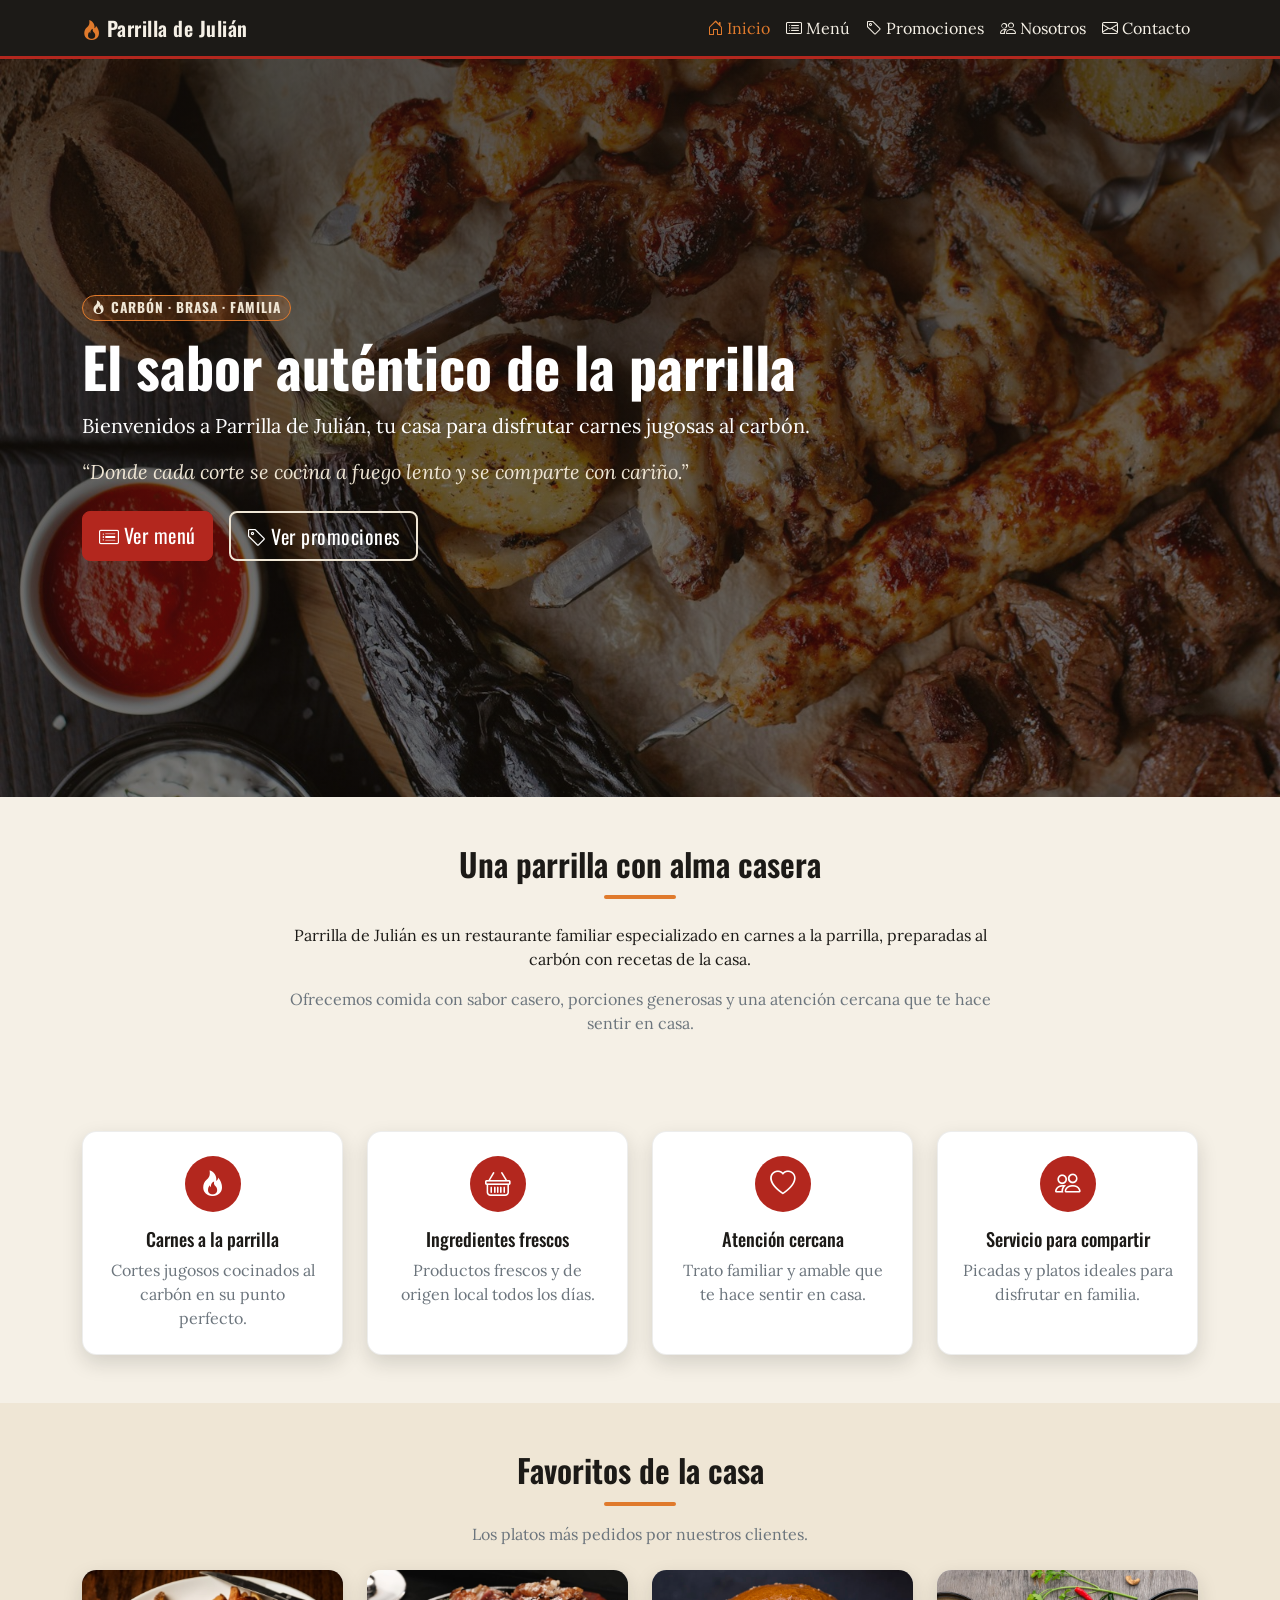
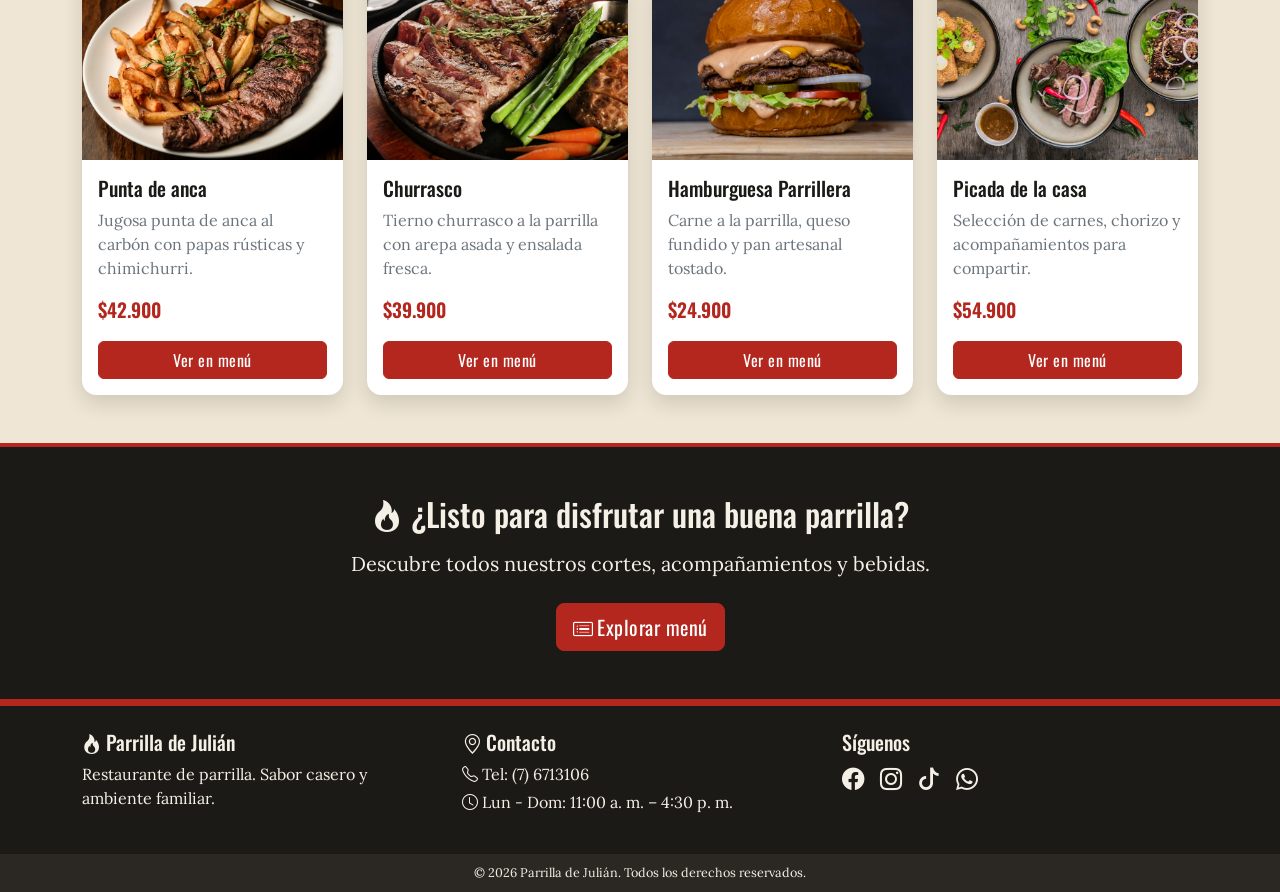
<file: index.html>
<!DOCTYPE html>
<html lang="es">
<head>
  <meta charset="UTF-8">
  <meta name="viewport" content="width=device-width, initial-scale=1.0">
  <meta name="description" content="Parrilla de Julián: carnes a la parrilla con sabor casero y atención cercana.">
  <title>Parrilla de Julián | Inicio</title>
  <link href="https://cdn.jsdelivr.net/npm/bootstrap@5.3.3/dist/css/bootstrap.min.css" rel="stylesheet">
  <link href="https://cdn.jsdelivr.net/npm/bootstrap-icons@1.11.3/font/bootstrap-icons.min.css" rel="stylesheet">
  <link rel="preconnect" href="https://fonts.googleapis.com">
  <link rel="preconnect" href="https://fonts.gstatic.com" crossorigin>
  <link href="https://fonts.googleapis.com/css2?family=Lora:ital,wght@0,400;0,500;1,400&family=Oswald:wght@400;500;600;700&display=swap" rel="stylesheet">
  <link href="css/estilos.css" rel="stylesheet">
</head>
<body>
  <header>
    <nav class="navbar navbar-expand-lg navbar-dark navbar-parrilla">
      <div class="container">
        <a class="navbar-brand" href="index.html">
          <i class="bi bi-fire me-1"></i>Parrilla de Julián
        </a>
        <button class="navbar-toggler" type="button" data-bs-toggle="collapse" data-bs-target="#navbarNav" aria-controls="navbarNav" aria-expanded="false" aria-label="Abrir menú de navegación">
          <span class="navbar-toggler-icon"></span>
        </button>
        <div class="collapse navbar-collapse" id="navbarNav">
          <ul class="navbar-nav ms-auto">
            <li class="nav-item">
              <a class="nav-link active" aria-current="page" href="index.html"><i class="bi bi-house-door me-1"></i>Inicio</a>
            </li>
            <li class="nav-item">
              <a class="nav-link" href="menu.html"><i class="bi bi-card-list me-1"></i>Menú</a>
            </li>
            <li class="nav-item">
              <a class="nav-link" href="promociones.html"><i class="bi bi-tag me-1"></i>Promociones</a>
            </li>
            <li class="nav-item">
              <a class="nav-link" href="nosotros.html"><i class="bi bi-people me-1"></i>Nosotros</a>
            </li>
            <li class="nav-item">
              <a class="nav-link" href="contacto.html"><i class="bi bi-envelope me-1"></i>Contacto</a>
            </li>
          </ul>
        </div>
      </div>
    </nav>
  </header>

  <main>
    <section class="hero">
      <div class="hero-overlay"></div>
      <div class="container hero-contenido py-5">
        <div class="row">
          <div class="col-12 col-lg-8">
            <span class="badge rounded-pill hero-etiqueta mb-3"><i class="bi bi-fire me-1"></i>Carbón · Brasa · Familia</span>
            <h1 class="display-4">El sabor auténtico de la parrilla</h1>
            <p class="lead mt-3">Bienvenidos a Parrilla de Julián, tu casa para disfrutar carnes jugosas al carbón.</p>
            <p class="frase fs-5">“Donde cada corte se cocina a fuego lento y se comparte con cariño.”</p>
            <div class="d-flex flex-column flex-sm-row gap-3 mt-4">
              <a href="menu.html" class="btn btn-brasa btn-lg"><i class="bi bi-card-list me-1"></i>Ver menú</a>
              <a href="promociones.html" class="btn btn-fuego btn-lg"><i class="bi bi-tag me-1"></i>Ver promociones</a>
            </div>
          </div>
        </div>
      </div>
    </section>

    <section class="presentacion py-5">
      <div class="container">
        <div class="row justify-content-center">
          <div class="col-12 col-lg-8 text-center">
            <h2 class="seccion-titulo">Una parrilla con alma casera</h2>
            <div class="separador"></div>
            <p class="mt-4">Parrilla de Julián es un restaurante familiar especializado en carnes a la parrilla, preparadas al carbón con recetas de la casa.</p>
            <p class="mb-0 text-secondary">Ofrecemos comida con sabor casero, porciones generosas y una atención cercana que te hace sentir en casa.</p>
          </div>
        </div>
      </div>
    </section>

    <section class="py-5">
      <div class="container">
        <div class="row g-4 text-center">
          <div class="col-12 col-sm-6 col-lg-3 d-flex align-items-stretch">
            <article class="dato-card p-4 w-100">
              <span class="dato-icono mb-3"><i class="bi bi-fire"></i></span>
              <h3>Carnes a la parrilla</h3>
              <p class="text-secondary mb-0">Cortes jugosos cocinados al carbón en su punto perfecto.</p>
            </article>
          </div>
          <div class="col-12 col-sm-6 col-lg-3 d-flex align-items-stretch">
            <article class="dato-card p-4 w-100">
              <span class="dato-icono mb-3"><i class="bi bi-basket"></i></span>
              <h3>Ingredientes frescos</h3>
              <p class="text-secondary mb-0">Productos frescos y de origen local todos los días.</p>
            </article>
          </div>
          <div class="col-12 col-sm-6 col-lg-3 d-flex align-items-stretch">
            <article class="dato-card p-4 w-100">
              <span class="dato-icono mb-3"><i class="bi bi-heart"></i></span>
              <h3>Atención cercana</h3>
              <p class="text-secondary mb-0">Trato familiar y amable que te hace sentir en casa.</p>
            </article>
          </div>
          <div class="col-12 col-sm-6 col-lg-3 d-flex align-items-stretch">
            <article class="dato-card p-4 w-100">
              <span class="dato-icono mb-3"><i class="bi bi-people"></i></span>
              <h3>Servicio para compartir</h3>
              <p class="text-secondary mb-0">Picadas y platos ideales para disfrutar en familia.</p>
            </article>
          </div>
        </div>
      </div>
    </section>

    <section class="favoritos py-5">
      <div class="container">
        <div class="text-center mb-4">
          <h2 class="seccion-titulo">Favoritos de la casa</h2>
          <div class="separador"></div>
          <p class="text-secondary mt-3">Los platos más pedidos por nuestros clientes.</p>
        </div>
        <div class="row g-4">
          <div class="col-12 col-sm-6 col-lg-3 d-flex align-items-stretch">
            <article class="card producto-card h-100 w-100">
              <img src="img/punta-anca.jpg" class="card-img-top" alt="Punta de anca a la parrilla">
              <div class="card-body d-flex flex-column">
                <h3 class="card-title h5">Punta de anca</h3>
                <p class="card-text text-secondary">Jugosa punta de anca al carbón con papas rústicas y chimichurri.</p>
                <p class="precio mb-3">$42.900</p>
                <a href="menu.html" class="btn btn-brasa mt-auto">Ver en menú</a>
              </div>
            </article>
          </div>
          <div class="col-12 col-sm-6 col-lg-3 d-flex align-items-stretch">
            <article class="card producto-card h-100 w-100">
              <img src="img/churrasco.jpg" class="card-img-top" alt="Churrasco a la parrilla en su punto">
              <div class="card-body d-flex flex-column">
                <h3 class="card-title h5">Churrasco</h3>
                <p class="card-text text-secondary">Tierno churrasco a la parrilla con arepa asada y ensalada fresca.</p>
                <p class="precio mb-3">$39.900</p>
                <a href="menu.html" class="btn btn-brasa mt-auto">Ver en menú</a>
              </div>
            </article>
          </div>
          <div class="col-12 col-sm-6 col-lg-3 d-flex align-items-stretch">
            <article class="card producto-card h-100 w-100">
              <img src="img/hamburguesa-parrillera.jpg" class="card-img-top" alt="Hamburguesa parrillera con queso">
              <div class="card-body d-flex flex-column">
                <h3 class="card-title h5">Hamburguesa Parrillera</h3>
                <p class="card-text text-secondary">Carne a la parrilla, queso fundido y pan artesanal tostado.</p>
                <p class="precio mb-3">$24.900</p>
                <a href="menu.html" class="btn btn-brasa mt-auto">Ver en menú</a>
              </div>
            </article>
          </div>
          <div class="col-12 col-sm-6 col-lg-3 d-flex align-items-stretch">
            <article class="card producto-card h-100 w-100">
              <img src="img/picada-casa.jpg" class="card-img-top" alt="Picada de la casa para compartir">
              <div class="card-body d-flex flex-column">
                <h3 class="card-title h5">Picada de la casa</h3>
                <p class="card-text text-secondary">Selección de carnes, chorizo y acompañamientos para compartir.</p>
                <p class="precio mb-3">$54.900</p>
                <a href="menu.html" class="btn btn-brasa mt-auto">Ver en menú</a>
              </div>
            </article>
          </div>
        </div>
      </div>
    </section>

    <section class="cta-final py-5 text-center">
      <div class="container">
        <div class="row justify-content-center">
          <div class="col-12 col-lg-8">
            <h2><i class="bi bi-fire me-2"></i>¿Listo para disfrutar una buena parrilla?</h2>
            <p class="lead mt-3 mb-4">Descubre todos nuestros cortes, acompañamientos y bebidas.</p>
            <a href="menu.html" class="btn btn-brasa btn-lg"><i class="bi bi-card-list me-1"></i>Explorar menú</a>
          </div>
        </div>
      </div>
    </section>
  </main>

  <footer class="footer-parrilla mt-auto">
    <div class="container py-4">
      <div class="row text-center text-md-start">
        <div class="col-md-4 mb-3">
          <h2 class="h5"><i class="bi bi-fire me-1"></i>Parrilla de Julián</h2>
          <p class="mb-0">Restaurante de parrilla. Sabor casero y ambiente familiar.</p>
        </div>
        <div class="col-md-4 mb-3">
          <h2 class="h5"><i class="bi bi-geo-alt me-1"></i>Contacto</h2>
          <p class="mb-1"><i class="bi bi-telephone me-1"></i>Tel: (7) 6713106</p>
          <p class="mb-0"><i class="bi bi-clock me-1"></i>Lun - Dom: 11:00 a. m. – 4:30 p. m.</p>
        </div>
        <div class="col-md-4 mb-3">
          <h2 class="h5">Síguenos</h2>
          <div class="redes">
            <a href="https://www.facebook.com/LaParrillaDeJulian" target="_blank" rel="noopener" aria-label="Facebook"><i class="bi bi-facebook"></i></a>
            <a href="https://www.instagram.com/laparrilladejulian_/" target="_blank" rel="noopener" aria-label="Instagram"><i class="bi bi-instagram"></i></a>
            <a href="#" aria-label="TikTok"><i class="bi bi-tiktok"></i></a>
            <a href="https://api.whatsapp.com/send/?phone=57314495049" target="_blank" rel="noopener" aria-label="WhatsApp"><i class="bi bi-whatsapp"></i></a>
          </div>
        </div>
      </div>
    </div>
    <div class="footer-copy text-center py-2">
      <small>&copy; 2026 Parrilla de Julián. Todos los derechos reservados.</small>
    </div>
  </footer>

  <script src="https://cdn.jsdelivr.net/npm/bootstrap@5.3.3/dist/js/bootstrap.bundle.min.js"></script>
</body>
</html>
</file>
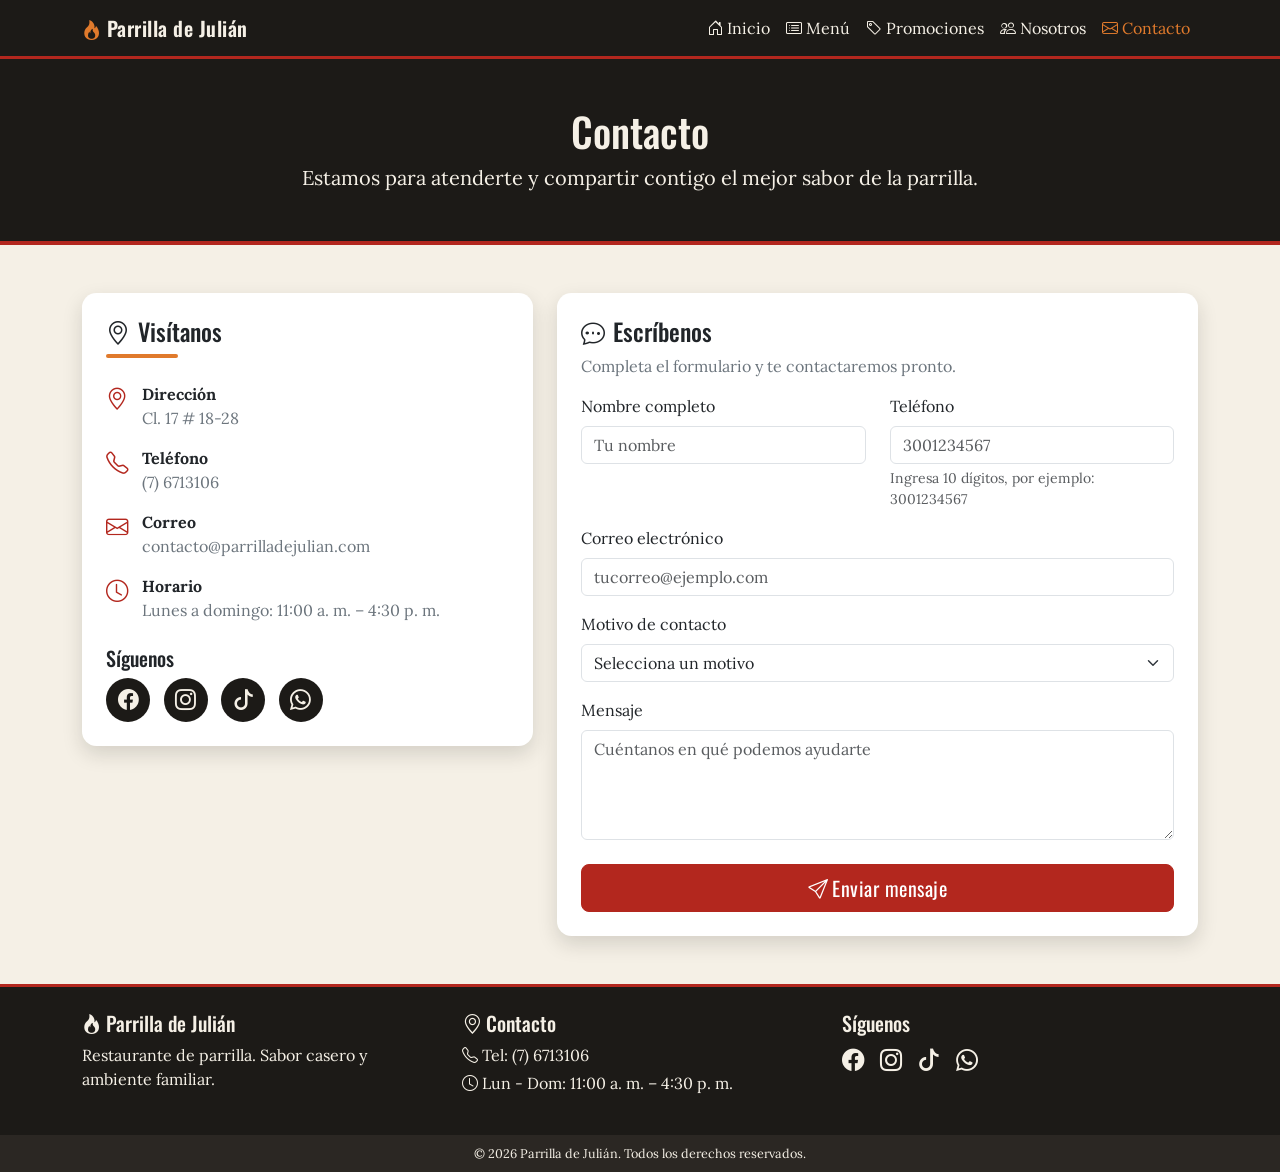
<file: contacto.html>
<!DOCTYPE html>
<html lang="es">
<head>
  <meta charset="UTF-8">
  <meta name="viewport" content="width=device-width, initial-scale=1.0">
  <meta name="description" content="Contacto de Parrilla de Julián: dirección, teléfono, horario y formulario de contacto.">
  <title>Parrilla de Julián | Contacto</title>
  <link href="https://cdn.jsdelivr.net/npm/bootstrap@5.3.3/dist/css/bootstrap.min.css" rel="stylesheet">
  <link href="https://cdn.jsdelivr.net/npm/bootstrap-icons@1.11.3/font/bootstrap-icons.min.css" rel="stylesheet">
  <link rel="preconnect" href="https://fonts.googleapis.com">
  <link rel="preconnect" href="https://fonts.gstatic.com" crossorigin>
  <link href="https://fonts.googleapis.com/css2?family=Lora:ital,wght@0,400;0,500;1,400&family=Oswald:wght@400;500;600;700&display=swap" rel="stylesheet">
  <link href="css/estilos.css" rel="stylesheet">
</head>
<body>
  <header>
    <nav class="navbar navbar-expand-lg navbar-dark navbar-parrilla">
      <div class="container">
        <a class="navbar-brand" href="index.html">
          <i class="bi bi-fire me-1"></i>Parrilla de Julián
        </a>
        <button class="navbar-toggler" type="button" data-bs-toggle="collapse" data-bs-target="#navbarNav" aria-controls="navbarNav" aria-expanded="false" aria-label="Abrir menú de navegación">
          <span class="navbar-toggler-icon"></span>
        </button>
        <div class="collapse navbar-collapse" id="navbarNav">
          <ul class="navbar-nav ms-auto">
            <li class="nav-item">
              <a class="nav-link" href="index.html"><i class="bi bi-house-door me-1"></i>Inicio</a>
            </li>
            <li class="nav-item">
              <a class="nav-link" href="menu.html"><i class="bi bi-card-list me-1"></i>Menú</a>
            </li>
            <li class="nav-item">
              <a class="nav-link" href="promociones.html"><i class="bi bi-tag me-1"></i>Promociones</a>
            </li>
            <li class="nav-item">
              <a class="nav-link" href="nosotros.html"><i class="bi bi-people me-1"></i>Nosotros</a>
            </li>
            <li class="nav-item">
              <a class="nav-link active" aria-current="page" href="contacto.html"><i class="bi bi-envelope me-1"></i>Contacto</a>
            </li>
          </ul>
        </div>
      </div>
    </nav>
  </header>

  <main>
    <section class="contacto-encabezado py-5 text-center">
      <div class="container">
        <div class="row justify-content-center">
          <div class="col-12 col-lg-8">
            <h1>Contacto</h1>
            <p class="lead mb-0">Estamos para atenderte y compartir contigo el mejor sabor de la parrilla.</p>
          </div>
        </div>
      </div>
    </section>

    <div class="container py-5">
      <div class="alert alert-success confirmacion-envio" id="mensaje-enviado" role="status" tabindex="-1">
        <h2 class="h4 mb-1"><i class="bi bi-check-circle me-2"></i>¡Mensaje enviado correctamente!</h2>
        <p class="mb-2">Gracias por comunicarte con Parrilla de Julián. Hemos recibido tu mensaje.</p>
        <a href="contacto.html" class="btn btn-sm btn-outline-success">Enviar otro mensaje</a>
      </div>
      <div class="row g-4">
        <div class="col-12 col-lg-5">
          <section>
            <article class="card contacto-info">
              <div class="card-body p-4">
                <h2 class="card-title h4"><i class="bi bi-geo-alt me-2"></i>Visítanos</h2>
                <div class="separador-izq mb-4"></div>
                <div class="contacto-item mb-3">
                  <i class="bi bi-geo-alt"></i>
                  <div>
                    <strong>Dirección</strong>
                    <p class="mb-0 text-secondary">Cl. 17 # 18-28</p>
                  </div>
                </div>
                <div class="contacto-item mb-3">
                  <i class="bi bi-telephone"></i>
                  <div>
                    <strong>Teléfono</strong>
                    <p class="mb-0 text-secondary">(7) 6713106</p>
                  </div>
                </div>
                <div class="contacto-item mb-3">
                  <i class="bi bi-envelope"></i>
                  <div>
                    <strong>Correo</strong>
                    <p class="mb-0 text-secondary">contacto@parrilladejulian.com</p>
                  </div>
                </div>
                <div class="contacto-item mb-4">
                  <i class="bi bi-clock"></i>
                  <div>
                    <strong>Horario</strong>
                    <p class="mb-0 text-secondary">Lunes a domingo: 11:00 a. m. – 4:30 p. m.</p>
                  </div>
                </div>
                <h3 class="h5">Síguenos</h3>
                <div class="redes-contacto">
                  <a href="https://www.facebook.com/LaParrillaDeJulian" target="_blank" rel="noopener" aria-label="Facebook"><i class="bi bi-facebook"></i></a>
                  <a href="https://www.instagram.com/laparrilladejulian_/" target="_blank" rel="noopener" aria-label="Instagram"><i class="bi bi-instagram"></i></a>
                  <a href="#" aria-label="TikTok"><i class="bi bi-tiktok"></i></a>
                  <a href="https://api.whatsapp.com/send/?phone=57314495049" target="_blank" rel="noopener" aria-label="WhatsApp"><i class="bi bi-whatsapp"></i></a>
                </div>
              </div>
            </article>
          </section>
        </div>

        <div class="col-12 col-lg-7">
          <section>
            <article class="card formulario-contacto">
              <div class="card-body p-4">
                <h2 class="card-title h4"><i class="bi bi-chat-dots me-2"></i>Escríbenos</h2>
                <p class="text-secondary">Completa el formulario y te contactaremos pronto.</p>
                <form action="#mensaje-enviado" method="get">
                  <div class="row">
                    <div class="col-12 col-md-6 mb-3">
                      <label for="nombre" class="form-label">Nombre completo</label>
                      <input type="text" class="form-control" id="nombre" name="nombre" placeholder="Tu nombre" required>
                    </div>
                    <div class="col-12 col-md-6 mb-3">
                      <label for="telefono" class="form-label">Teléfono</label>
                      <input type="tel" class="form-control" id="telefono" name="telefono" placeholder="3001234567" inputmode="numeric" pattern="[0-9]{10}" minlength="10" maxlength="10" required>
                      <div class="form-text">Ingresa 10 dígitos, por ejemplo: 3001234567</div>
                    </div>
                  </div>
                  <div class="mb-3">
                    <label for="correo" class="form-label">Correo electrónico</label>
                    <input type="email" class="form-control" id="correo" name="correo" placeholder="tucorreo@ejemplo.com" required>
                  </div>
                  <div class="mb-3">
                    <label for="motivo" class="form-label">Motivo de contacto</label>
                    <select class="form-select" id="motivo" name="motivo" required>
                      <option value="" selected>Selecciona un motivo</option>
                      <option value="consulta">Consulta general</option>
                      <option value="reserva">Reserva</option>
                      <option value="domicilio">Domicilio</option>
                      <option value="sugerencia">Sugerencia</option>
                      <option value="otro">Otro</option>
                    </select>
                  </div>
                  <div class="mb-4">
                    <label for="mensaje" class="form-label">Mensaje</label>
                    <textarea class="form-control" id="mensaje" name="mensaje" rows="4" placeholder="Cuéntanos en qué podemos ayudarte" required></textarea>
                  </div>
                  <button type="submit" class="btn btn-brasa btn-lg w-100"><i class="bi bi-send me-1"></i>Enviar mensaje</button>
                </form>
              </div>
            </article>
          </section>
        </div>
      </div>
    </div>
  </main>

  <footer class="footer-parrilla mt-auto">
    <div class="container py-4">
      <div class="row text-center text-md-start">
        <div class="col-md-4 mb-3">
          <h2 class="h5"><i class="bi bi-fire me-1"></i>Parrilla de Julián</h2>
          <p class="mb-0">Restaurante de parrilla. Sabor casero y ambiente familiar.</p>
        </div>
        <div class="col-md-4 mb-3">
          <h2 class="h5"><i class="bi bi-geo-alt me-1"></i>Contacto</h2>
          <p class="mb-1"><i class="bi bi-telephone me-1"></i>Tel: (7) 6713106</p>
          <p class="mb-0"><i class="bi bi-clock me-1"></i>Lun - Dom: 11:00 a. m. – 4:30 p. m.</p>
        </div>
        <div class="col-md-4 mb-3">
          <h2 class="h5">Síguenos</h2>
          <div class="redes">
            <a href="https://www.facebook.com/LaParrillaDeJulian" target="_blank" rel="noopener" aria-label="Facebook"><i class="bi bi-facebook"></i></a>
            <a href="https://www.instagram.com/laparrilladejulian_/" target="_blank" rel="noopener" aria-label="Instagram"><i class="bi bi-instagram"></i></a>
            <a href="#" aria-label="TikTok"><i class="bi bi-tiktok"></i></a>
            <a href="https://api.whatsapp.com/send/?phone=57314495049" target="_blank" rel="noopener" aria-label="WhatsApp"><i class="bi bi-whatsapp"></i></a>
          </div>
        </div>
      </div>
    </div>
    <div class="footer-copy text-center py-2">
      <small>&copy; 2026 Parrilla de Julián. Todos los derechos reservados.</small>
    </div>
  </footer>

  <script src="https://cdn.jsdelivr.net/npm/bootstrap@5.3.3/dist/js/bootstrap.bundle.min.js"></script>
</body>
</html>
</file>
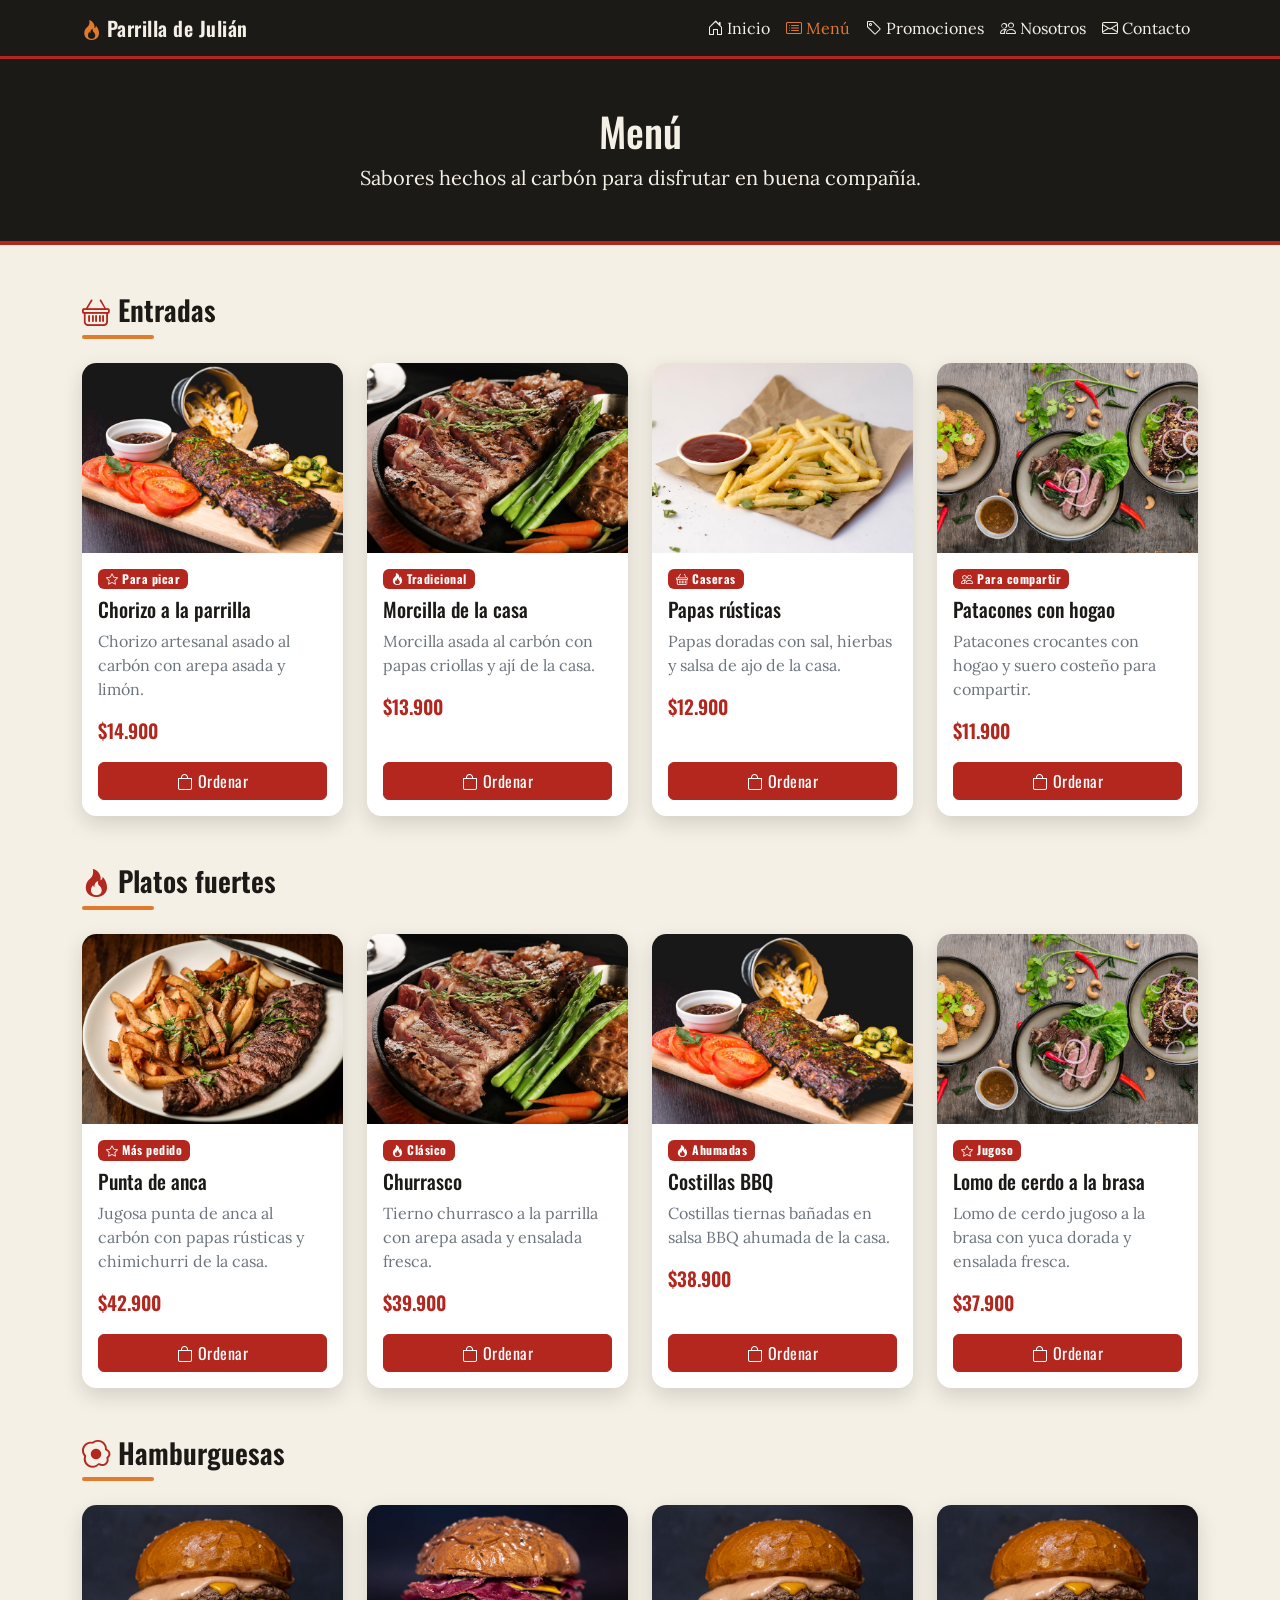
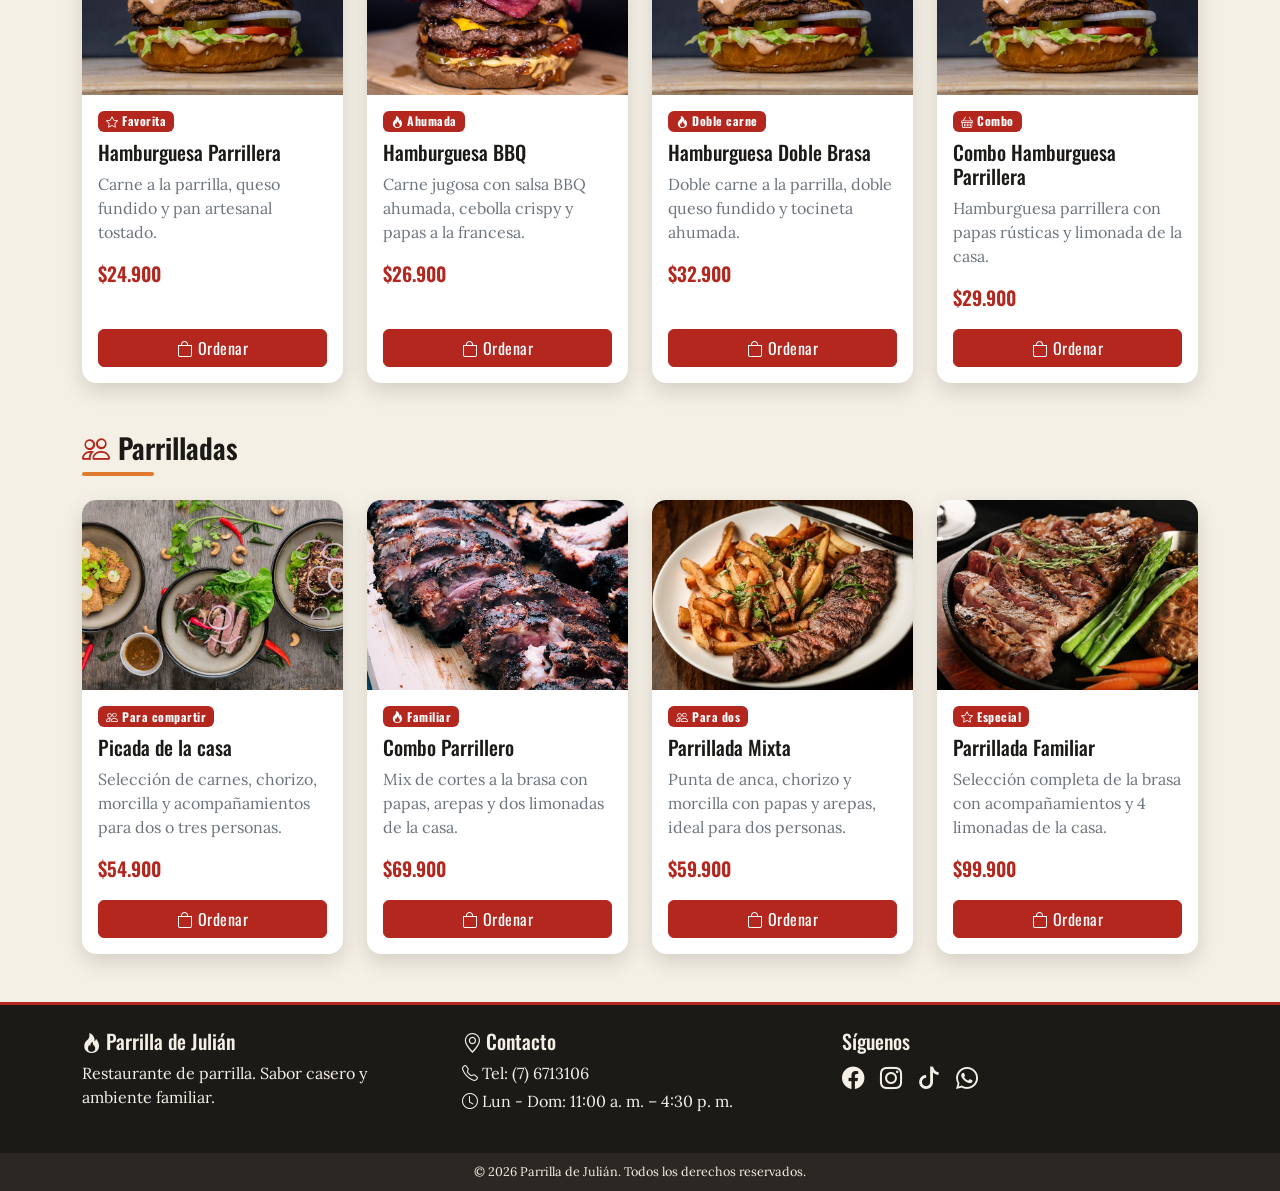
<file: menu.html>
<!DOCTYPE html>
<html lang="es">
<head>
  <meta charset="UTF-8">
  <meta name="viewport" content="width=device-width, initial-scale=1.0">
  <meta name="description" content="Menú de Parrilla de Julián: entradas, platos fuertes, hamburguesas y parrilladas al carbón.">
  <title>Parrilla de Julián | Menú</title>
  <link href="https://cdn.jsdelivr.net/npm/bootstrap@5.3.3/dist/css/bootstrap.min.css" rel="stylesheet">
  <link href="https://cdn.jsdelivr.net/npm/bootstrap-icons@1.11.3/font/bootstrap-icons.min.css" rel="stylesheet">
  <link rel="preconnect" href="https://fonts.googleapis.com">
  <link rel="preconnect" href="https://fonts.gstatic.com" crossorigin>
  <link href="https://fonts.googleapis.com/css2?family=Lora:ital,wght@0,400;0,500;1,400&family=Oswald:wght@400;500;600;700&display=swap" rel="stylesheet">
  <link href="css/estilos.css" rel="stylesheet">
</head>
<body>
  <header>
    <nav class="navbar navbar-expand-lg navbar-dark navbar-parrilla">
      <div class="container">
        <a class="navbar-brand" href="index.html">
          <i class="bi bi-fire me-1"></i>Parrilla de Julián
        </a>
        <button class="navbar-toggler" type="button" data-bs-toggle="collapse" data-bs-target="#navbarNav" aria-controls="navbarNav" aria-expanded="false" aria-label="Abrir menú de navegación">
          <span class="navbar-toggler-icon"></span>
        </button>
        <div class="collapse navbar-collapse" id="navbarNav">
          <ul class="navbar-nav ms-auto">
            <li class="nav-item">
              <a class="nav-link" href="index.html"><i class="bi bi-house-door me-1"></i>Inicio</a>
            </li>
            <li class="nav-item">
              <a class="nav-link active" aria-current="page" href="menu.html"><i class="bi bi-card-list me-1"></i>Menú</a>
            </li>
            <li class="nav-item">
              <a class="nav-link" href="promociones.html"><i class="bi bi-tag me-1"></i>Promociones</a>
            </li>
            <li class="nav-item">
              <a class="nav-link" href="nosotros.html"><i class="bi bi-people me-1"></i>Nosotros</a>
            </li>
            <li class="nav-item">
              <a class="nav-link" href="contacto.html"><i class="bi bi-envelope me-1"></i>Contacto</a>
            </li>
          </ul>
        </div>
      </div>
    </nav>
  </header>

  <main>
    <section class="menu-encabezado py-5 text-center">
      <div class="container">
        <div class="row justify-content-center">
          <div class="col-12 col-lg-8">
            <h1>Menú</h1>
            <p class="lead mb-0">Sabores hechos al carbón para disfrutar en buena compañía.</p>
          </div>
        </div>
      </div>
    </section>

    <div class="container py-5">
      <section class="mb-5">
        <h2 class="categoria-titulo h3"><i class="bi bi-basket me-2"></i>Entradas</h2>
        <div class="separador-izq mb-4"></div>
        <div class="row g-4">
          <div class="col-12 col-sm-6 col-lg-3 d-flex align-items-stretch">
            <article class="card producto-card h-100 w-100">
              <img src="img/costillas-bbq.jpg" class="card-img-top" alt="Chorizo y carnes asadas al carbón">
              <div class="card-body d-flex flex-column">
                <span class="badge badge-brasa align-self-start mb-2"><i class="bi bi-star me-1"></i>Para picar</span>
                <h3 class="card-title h5">Chorizo a la parrilla</h3>
                <p class="card-text text-secondary">Chorizo artesanal asado al carbón con arepa asada y limón.</p>
                <p class="precio mb-3">$14.900</p>
                <a href="contacto.html" class="btn btn-brasa mt-auto"><i class="bi bi-bag me-1"></i>Ordenar</a>
              </div>
            </article>
          </div>
          <div class="col-12 col-sm-6 col-lg-3 d-flex align-items-stretch">
            <article class="card producto-card h-100 w-100">
              <img src="img/promo-parrilla.jpg" class="card-img-top" alt="Morcilla asada al carbón con acompañamientos">
              <div class="card-body d-flex flex-column">
                <span class="badge badge-brasa align-self-start mb-2"><i class="bi bi-fire me-1"></i>Tradicional</span>
                <h3 class="card-title h5">Morcilla de la casa</h3>
                <p class="card-text text-secondary">Morcilla asada al carbón con papas criollas y ají de la casa.</p>
                <p class="precio mb-3">$13.900</p>
                <a href="contacto.html" class="btn btn-brasa mt-auto"><i class="bi bi-bag me-1"></i>Ordenar</a>
              </div>
            </article>
          </div>
          <div class="col-12 col-sm-6 col-lg-3 d-flex align-items-stretch">
            <article class="card producto-card h-100 w-100">
              <img src="img/papas-rusticas.jpg" class="card-img-top" alt="Papas rústicas doradas con sal y hierbas">
              <div class="card-body d-flex flex-column">
                <span class="badge badge-brasa align-self-start mb-2"><i class="bi bi-basket me-1"></i>Caseras</span>
                <h3 class="card-title h5">Papas rústicas</h3>
                <p class="card-text text-secondary">Papas doradas con sal, hierbas y salsa de ajo de la casa.</p>
                <p class="precio mb-3">$12.900</p>
                <a href="contacto.html" class="btn btn-brasa mt-auto"><i class="bi bi-bag me-1"></i>Ordenar</a>
              </div>
            </article>
          </div>
          <div class="col-12 col-sm-6 col-lg-3 d-flex align-items-stretch">
            <article class="card producto-card h-100 w-100">
              <img src="img/promo-familiar.jpg" class="card-img-top" alt="Patacones con hogao para compartir">
              <div class="card-body d-flex flex-column">
                <span class="badge badge-brasa align-self-start mb-2"><i class="bi bi-people me-1"></i>Para compartir</span>
                <h3 class="card-title h5">Patacones con hogao</h3>
                <p class="card-text text-secondary">Patacones crocantes con hogao y suero costeño para compartir.</p>
                <p class="precio mb-3">$11.900</p>
                <a href="contacto.html" class="btn btn-brasa mt-auto"><i class="bi bi-bag me-1"></i>Ordenar</a>
              </div>
            </article>
          </div>
        </div>
      </section>

      <section class="mb-5">
        <h2 class="categoria-titulo h3"><i class="bi bi-fire me-2"></i>Platos fuertes</h2>
        <div class="separador-izq mb-4"></div>
        <div class="row g-4">
          <div class="col-12 col-sm-6 col-lg-3 d-flex align-items-stretch">
            <article class="card producto-card h-100 w-100">
              <img src="img/punta-anca.jpg" class="card-img-top" alt="Punta de anca a la parrilla con papas rústicas">
              <div class="card-body d-flex flex-column">
                <span class="badge badge-brasa align-self-start mb-2"><i class="bi bi-star me-1"></i>Más pedido</span>
                <h3 class="card-title h5">Punta de anca</h3>
                <p class="card-text text-secondary">Jugosa punta de anca al carbón con papas rústicas y chimichurri de la casa.</p>
                <p class="precio mb-3">$42.900</p>
                <a href="contacto.html" class="btn btn-brasa mt-auto"><i class="bi bi-bag me-1"></i>Ordenar</a>
              </div>
            </article>
          </div>
          <div class="col-12 col-sm-6 col-lg-3 d-flex align-items-stretch">
            <article class="card producto-card h-100 w-100">
              <img src="img/churrasco.jpg" class="card-img-top" alt="Churrasco a la parrilla en su punto">
              <div class="card-body d-flex flex-column">
                <span class="badge badge-brasa align-self-start mb-2"><i class="bi bi-fire me-1"></i>Clásico</span>
                <h3 class="card-title h5">Churrasco</h3>
                <p class="card-text text-secondary">Tierno churrasco a la parrilla con arepa asada y ensalada fresca.</p>
                <p class="precio mb-3">$39.900</p>
                <a href="contacto.html" class="btn btn-brasa mt-auto"><i class="bi bi-bag me-1"></i>Ordenar</a>
              </div>
            </article>
          </div>
          <div class="col-12 col-sm-6 col-lg-3 d-flex align-items-stretch">
            <article class="card producto-card h-100 w-100">
              <img src="img/promo-semana.jpg" class="card-img-top" alt="Costillas BBQ bañadas en salsa ahumada">
              <div class="card-body d-flex flex-column">
                <span class="badge badge-brasa align-self-start mb-2"><i class="bi bi-fire me-1"></i>Ahumadas</span>
                <h3 class="card-title h5">Costillas BBQ</h3>
                <p class="card-text text-secondary">Costillas tiernas bañadas en salsa BBQ ahumada de la casa.</p>
                <p class="precio mb-3">$38.900</p>
                <a href="contacto.html" class="btn btn-brasa mt-auto"><i class="bi bi-bag me-1"></i>Ordenar</a>
              </div>
            </article>
          </div>
          <div class="col-12 col-sm-6 col-lg-3 d-flex align-items-stretch">
            <article class="card producto-card h-100 w-100">
              <img src="img/picada-casa.jpg" class="card-img-top" alt="Lomo de cerdo a la brasa con acompañamientos">
              <div class="card-body d-flex flex-column">
                <span class="badge badge-brasa align-self-start mb-2"><i class="bi bi-star me-1"></i>Jugoso</span>
                <h3 class="card-title h5">Lomo de cerdo a la brasa</h3>
                <p class="card-text text-secondary">Lomo de cerdo jugoso a la brasa con yuca dorada y ensalada fresca.</p>
                <p class="precio mb-3">$37.900</p>
                <a href="contacto.html" class="btn btn-brasa mt-auto"><i class="bi bi-bag me-1"></i>Ordenar</a>
              </div>
            </article>
          </div>
        </div>
      </section>

      <section class="mb-5">
        <h2 class="categoria-titulo h3"><i class="bi bi-egg-fried me-2"></i>Hamburguesas</h2>
        <div class="separador-izq mb-4"></div>
        <div class="row g-4">
          <div class="col-12 col-sm-6 col-lg-3 d-flex align-items-stretch">
            <article class="card producto-card h-100 w-100">
              <img src="img/hamburguesa-parrillera.jpg" class="card-img-top" alt="Hamburguesa parrillera con queso fundido">
              <div class="card-body d-flex flex-column">
                <span class="badge badge-brasa align-self-start mb-2"><i class="bi bi-star me-1"></i>Favorita</span>
                <h3 class="card-title h5">Hamburguesa Parrillera</h3>
                <p class="card-text text-secondary">Carne a la parrilla, queso fundido y pan artesanal tostado.</p>
                <p class="precio mb-3">$24.900</p>
                <a href="contacto.html" class="btn btn-brasa mt-auto"><i class="bi bi-bag me-1"></i>Ordenar</a>
              </div>
            </article>
          </div>
          <div class="col-12 col-sm-6 col-lg-3 d-flex align-items-stretch">
            <article class="card producto-card h-100 w-100">
              <img src="img/hamburguesa-bbq.jpg" class="card-img-top" alt="Hamburguesa BBQ con salsa ahumada">
              <div class="card-body d-flex flex-column">
                <span class="badge badge-brasa align-self-start mb-2"><i class="bi bi-fire me-1"></i>Ahumada</span>
                <h3 class="card-title h5">Hamburguesa BBQ</h3>
                <p class="card-text text-secondary">Carne jugosa con salsa BBQ ahumada, cebolla crispy y papas a la francesa.</p>
                <p class="precio mb-3">$26.900</p>
                <a href="contacto.html" class="btn btn-brasa mt-auto"><i class="bi bi-bag me-1"></i>Ordenar</a>
              </div>
            </article>
          </div>
          <div class="col-12 col-sm-6 col-lg-3 d-flex align-items-stretch">
            <article class="card producto-card h-100 w-100">
              <img src="img/promo-hamburguesa.jpg" class="card-img-top" alt="Hamburguesa doble carne con queso y tocineta">
              <div class="card-body d-flex flex-column">
                <span class="badge badge-brasa align-self-start mb-2"><i class="bi bi-fire me-1"></i>Doble carne</span>
                <h3 class="card-title h5">Hamburguesa Doble Brasa</h3>
                <p class="card-text text-secondary">Doble carne a la parrilla, doble queso fundido y tocineta ahumada.</p>
                <p class="precio mb-3">$32.900</p>
                <a href="contacto.html" class="btn btn-brasa mt-auto"><i class="bi bi-bag me-1"></i>Ordenar</a>
              </div>
            </article>
          </div>
          <div class="col-12 col-sm-6 col-lg-3 d-flex align-items-stretch">
            <article class="card producto-card h-100 w-100">
              <img src="img/hamburguesa-parrillera.jpg" class="card-img-top" alt="Combo de hamburguesa con papas rústicas">
              <div class="card-body d-flex flex-column">
                <span class="badge badge-brasa align-self-start mb-2"><i class="bi bi-basket me-1"></i>Combo</span>
                <h3 class="card-title h5">Combo Hamburguesa Parrillera</h3>
                <p class="card-text text-secondary">Hamburguesa parrillera con papas rústicas y limonada de la casa.</p>
                <p class="precio mb-3">$29.900</p>
                <a href="contacto.html" class="btn btn-brasa mt-auto"><i class="bi bi-bag me-1"></i>Ordenar</a>
              </div>
            </article>
          </div>
        </div>
      </section>

      <section>
        <h2 class="categoria-titulo h3"><i class="bi bi-people me-2"></i>Parrilladas</h2>
        <div class="separador-izq mb-4"></div>
        <div class="row g-4">
          <div class="col-12 col-sm-6 col-lg-3 d-flex align-items-stretch">
            <article class="card producto-card h-100 w-100">
              <img src="img/picada-casa.jpg" class="card-img-top" alt="Picada de la casa con carnes y acompañamientos">
              <div class="card-body d-flex flex-column">
                <span class="badge badge-brasa align-self-start mb-2"><i class="bi bi-people me-1"></i>Para compartir</span>
                <h3 class="card-title h5">Picada de la casa</h3>
                <p class="card-text text-secondary">Selección de carnes, chorizo, morcilla y acompañamientos para dos o tres personas.</p>
                <p class="precio mb-3">$54.900</p>
                <a href="contacto.html" class="btn btn-brasa mt-auto"><i class="bi bi-bag me-1"></i>Ordenar</a>
              </div>
            </article>
          </div>
          <div class="col-12 col-sm-6 col-lg-3 d-flex align-items-stretch">
            <article class="card producto-card h-100 w-100">
              <img src="img/combo-parrillero.jpg" class="card-img-top" alt="Combo parrillero con brochetas al carbón">
              <div class="card-body d-flex flex-column">
                <span class="badge badge-brasa align-self-start mb-2"><i class="bi bi-fire me-1"></i>Familiar</span>
                <h3 class="card-title h5">Combo Parrillero</h3>
                <p class="card-text text-secondary">Mix de cortes a la brasa con papas, arepas y dos limonadas de la casa.</p>
                <p class="precio mb-3">$69.900</p>
                <a href="contacto.html" class="btn btn-brasa mt-auto"><i class="bi bi-bag me-1"></i>Ordenar</a>
              </div>
            </article>
          </div>
          <div class="col-12 col-sm-6 col-lg-3 d-flex align-items-stretch">
            <article class="card producto-card h-100 w-100">
              <img src="img/punta-anca.jpg" class="card-img-top" alt="Parrillada mixta para dos personas">
              <div class="card-body d-flex flex-column">
                <span class="badge badge-brasa align-self-start mb-2"><i class="bi bi-people me-1"></i>Para dos</span>
                <h3 class="card-title h5">Parrillada Mixta</h3>
                <p class="card-text text-secondary">Punta de anca, chorizo y morcilla con papas y arepas, ideal para dos personas.</p>
                <p class="precio mb-3">$59.900</p>
                <a href="contacto.html" class="btn btn-brasa mt-auto"><i class="bi bi-bag me-1"></i>Ordenar</a>
              </div>
            </article>
          </div>
          <div class="col-12 col-sm-6 col-lg-3 d-flex align-items-stretch">
            <article class="card producto-card h-100 w-100">
              <img src="img/churrasco.jpg" class="card-img-top" alt="Parrillada familiar con cortes variados">
              <div class="card-body d-flex flex-column">
                <span class="badge badge-brasa align-self-start mb-2"><i class="bi bi-star me-1"></i>Especial</span>
                <h3 class="card-title h5">Parrillada Familiar</h3>
                <p class="card-text text-secondary">Selección completa de la brasa con acompañamientos y 4 limonadas de la casa.</p>
                <p class="precio mb-3">$99.900</p>
                <a href="contacto.html" class="btn btn-brasa mt-auto"><i class="bi bi-bag me-1"></i>Ordenar</a>
              </div>
            </article>
          </div>
        </div>
      </section>
    </div>
  </main>

  <footer class="footer-parrilla mt-auto">
    <div class="container py-4">
      <div class="row text-center text-md-start">
        <div class="col-md-4 mb-3">
          <h2 class="h5"><i class="bi bi-fire me-1"></i>Parrilla de Julián</h2>
          <p class="mb-0">Restaurante de parrilla. Sabor casero y ambiente familiar.</p>
        </div>
        <div class="col-md-4 mb-3">
          <h2 class="h5"><i class="bi bi-geo-alt me-1"></i>Contacto</h2>
          <p class="mb-1"><i class="bi bi-telephone me-1"></i>Tel: (7) 6713106</p>
          <p class="mb-0"><i class="bi bi-clock me-1"></i>Lun - Dom: 11:00 a. m. – 4:30 p. m.</p>
        </div>
        <div class="col-md-4 mb-3">
          <h2 class="h5">Síguenos</h2>
          <div class="redes">
            <a href="https://www.facebook.com/LaParrillaDeJulian" target="_blank" rel="noopener" aria-label="Facebook"><i class="bi bi-facebook"></i></a>
            <a href="https://www.instagram.com/laparrilladejulian_/" target="_blank" rel="noopener" aria-label="Instagram"><i class="bi bi-instagram"></i></a>
            <a href="#" aria-label="TikTok"><i class="bi bi-tiktok"></i></a>
            <a href="https://api.whatsapp.com/send/?phone=57314495049" target="_blank" rel="noopener" aria-label="WhatsApp"><i class="bi bi-whatsapp"></i></a>
          </div>
        </div>
      </div>
    </div>
    <div class="footer-copy text-center py-2">
      <small>&copy; 2026 Parrilla de Julián. Todos los derechos reservados.</small>
    </div>
  </footer>

  <script src="https://cdn.jsdelivr.net/npm/bootstrap@5.3.3/dist/js/bootstrap.bundle.min.js"></script>
</body>
</html>
</file>
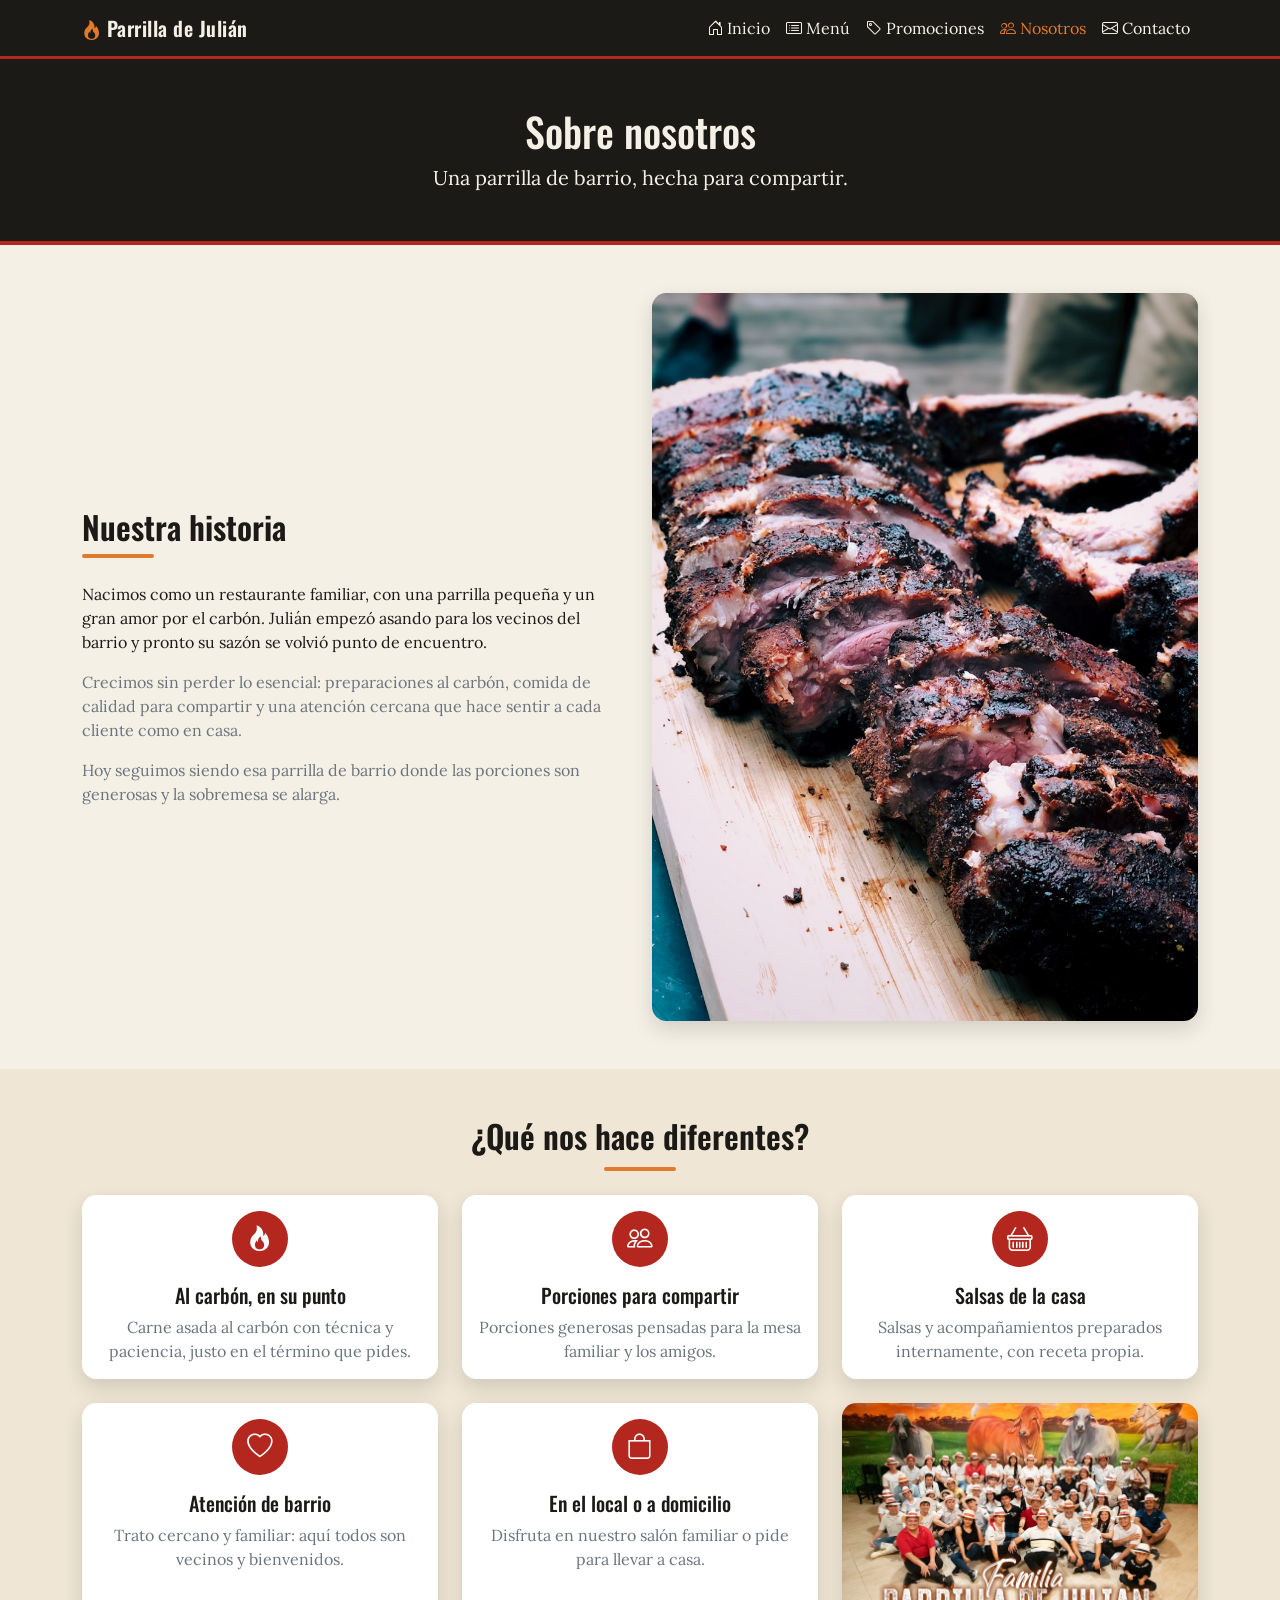
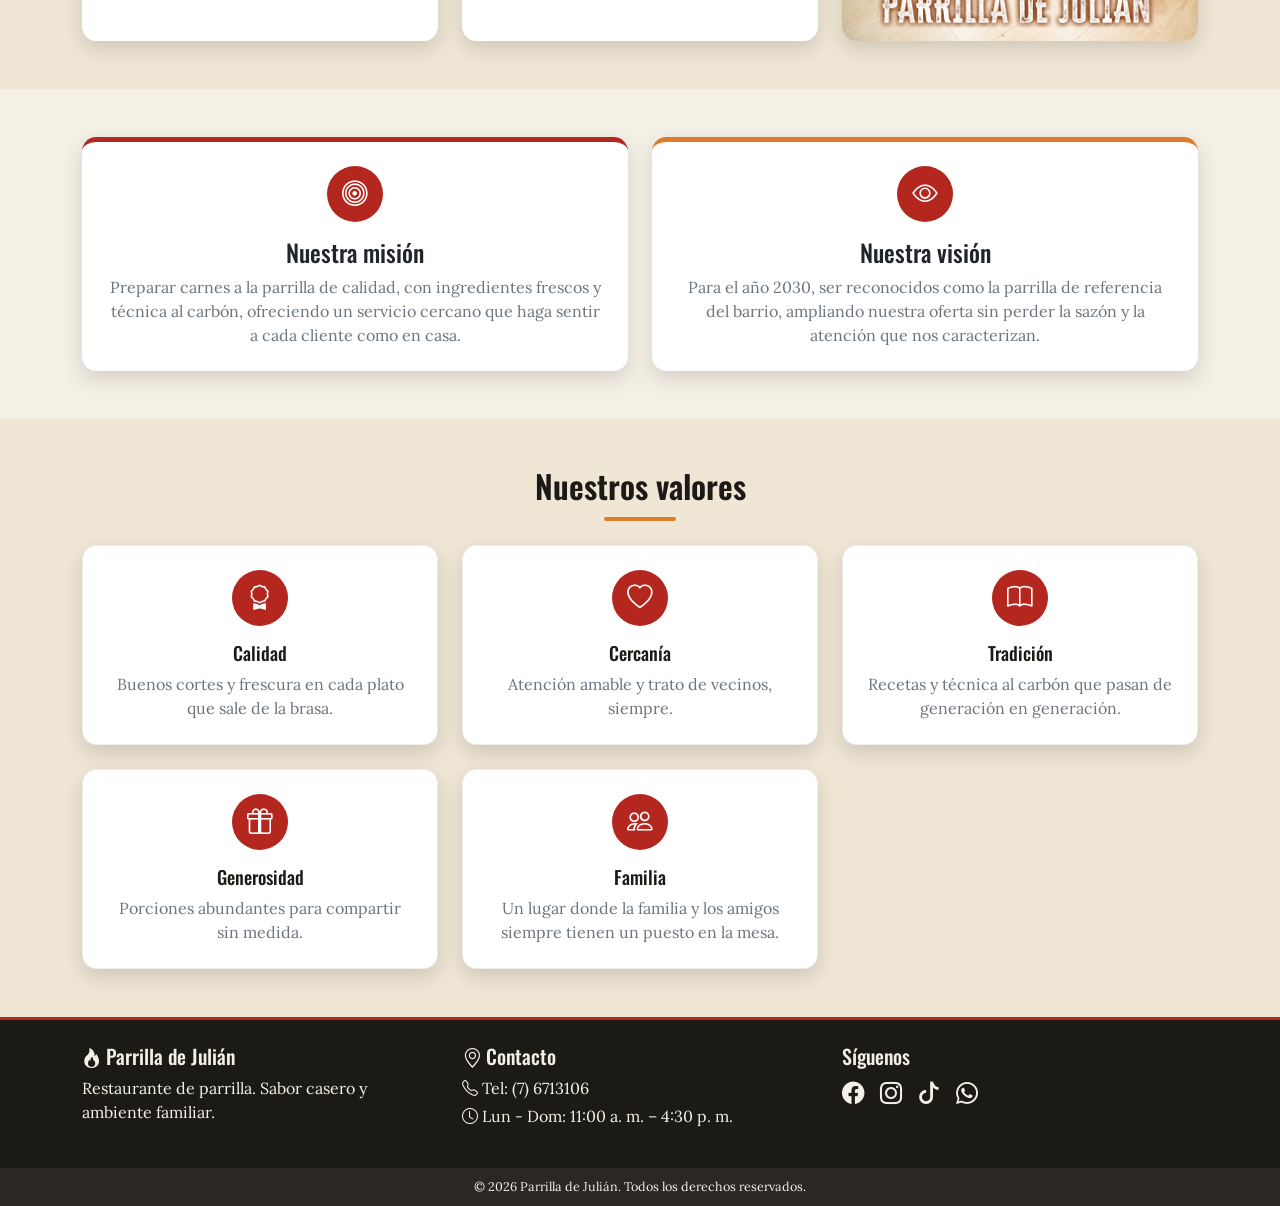
<file: nosotros.html>
<!DOCTYPE html>
<html lang="es">
<head>
  <meta charset="UTF-8">
  <meta name="viewport" content="width=device-width, initial-scale=1.0">
  <meta name="description" content="Sobre nosotros: historia, misión, visión y valores de Parrilla de Julián.">
  <title>Parrilla de Julián | Nosotros</title>
  <link href="https://cdn.jsdelivr.net/npm/bootstrap@5.3.3/dist/css/bootstrap.min.css" rel="stylesheet">
  <link href="https://cdn.jsdelivr.net/npm/bootstrap-icons@1.11.3/font/bootstrap-icons.min.css" rel="stylesheet">
  <link rel="preconnect" href="https://fonts.googleapis.com">
  <link rel="preconnect" href="https://fonts.gstatic.com" crossorigin>
  <link href="https://fonts.googleapis.com/css2?family=Lora:ital,wght@0,400;0,500;1,400&family=Oswald:wght@400;500;600;700&display=swap" rel="stylesheet">
  <link href="css/estilos.css" rel="stylesheet">
</head>
<body>
  <header>
    <nav class="navbar navbar-expand-lg navbar-dark navbar-parrilla">
      <div class="container">
        <a class="navbar-brand" href="index.html">
          <i class="bi bi-fire me-1"></i>Parrilla de Julián
        </a>
        <button class="navbar-toggler" type="button" data-bs-toggle="collapse" data-bs-target="#navbarNav" aria-controls="navbarNav" aria-expanded="false" aria-label="Abrir menú de navegación">
          <span class="navbar-toggler-icon"></span>
        </button>
        <div class="collapse navbar-collapse" id="navbarNav">
          <ul class="navbar-nav ms-auto">
            <li class="nav-item">
              <a class="nav-link" href="index.html"><i class="bi bi-house-door me-1"></i>Inicio</a>
            </li>
            <li class="nav-item">
              <a class="nav-link" href="menu.html"><i class="bi bi-card-list me-1"></i>Menú</a>
            </li>
            <li class="nav-item">
              <a class="nav-link" href="promociones.html"><i class="bi bi-tag me-1"></i>Promociones</a>
            </li>
            <li class="nav-item">
              <a class="nav-link active" aria-current="page" href="nosotros.html"><i class="bi bi-people me-1"></i>Nosotros</a>
            </li>
            <li class="nav-item">
              <a class="nav-link" href="contacto.html"><i class="bi bi-envelope me-1"></i>Contacto</a>
            </li>
          </ul>
        </div>
      </div>
    </nav>
  </header>

  <main>
    <section class="nosotros-encabezado py-5 text-center">
      <div class="container">
        <div class="row justify-content-center">
          <div class="col-12 col-lg-8">
            <h1>Sobre nosotros</h1>
            <p class="lead mb-0">Una parrilla de barrio, hecha para compartir.</p>
          </div>
        </div>
      </div>
    </section>

    <section class="py-5">
      <div class="container">
        <div class="row align-items-center g-4">
          <div class="col-12 col-lg-6">
            <h2 class="seccion-titulo">Nuestra historia</h2>
            <div class="separador-izq mb-4"></div>
            <p>Nacimos como un restaurante familiar, con una parrilla pequeña y un gran amor por el carbón. Julián empezó asando para los vecinos del barrio y pronto su sazón se volvió punto de encuentro.</p>
            <p class="text-secondary">Crecimos sin perder lo esencial: preparaciones al carbón, comida de calidad para compartir y una atención cercana que hace sentir a cada cliente como en casa.</p>
            <p class="mb-0 text-secondary">Hoy seguimos siendo esa parrilla de barrio donde las porciones son generosas y la sobremesa se alarga.</p>
          </div>
          <div class="col-12 col-lg-6">
            <img src="img/historia-parrilla.jpg" class="img-fluid historia-img w-100" alt="Brochetas y carnes asándose al carbón en la parrilla">
          </div>
        </div>
      </div>
    </section>

    <section class="favoritos py-5">
      <div class="container">
        <div class="text-center mb-4">
          <h2 class="seccion-titulo">¿Qué nos hace diferentes?</h2>
          <div class="separador"></div>
        </div>
        <div class="row g-4">
          <div class="col-12 col-sm-6 col-lg-4 d-flex align-items-stretch">
            <article class="card producto-card h-100 w-100">
              <div class="card-body text-center">
                <span class="dato-icono mb-3"><i class="bi bi-fire"></i></span>
                <h3 class="card-title h5">Al carbón, en su punto</h3>
                <p class="card-text text-secondary mb-0">Carne asada al carbón con técnica y paciencia, justo en el término que pides.</p>
              </div>
            </article>
          </div>
          <div class="col-12 col-sm-6 col-lg-4 d-flex align-items-stretch">
            <article class="card producto-card h-100 w-100">
              <div class="card-body text-center">
                <span class="dato-icono mb-3"><i class="bi bi-people"></i></span>
                <h3 class="card-title h5">Porciones para compartir</h3>
                <p class="card-text text-secondary mb-0">Porciones generosas pensadas para la mesa familiar y los amigos.</p>
              </div>
            </article>
          </div>
          <div class="col-12 col-sm-6 col-lg-4 d-flex align-items-stretch">
            <article class="card producto-card h-100 w-100">
              <div class="card-body text-center">
                <span class="dato-icono mb-3"><i class="bi bi-basket"></i></span>
                <h3 class="card-title h5">Salsas de la casa</h3>
                <p class="card-text text-secondary mb-0">Salsas y acompañamientos preparados internamente, con receta propia.</p>
              </div>
            </article>
          </div>
          <div class="col-12 col-sm-6 col-lg-4 d-flex align-items-stretch">
            <article class="card producto-card h-100 w-100">
              <div class="card-body text-center">
                <span class="dato-icono mb-3"><i class="bi bi-heart"></i></span>
                <h3 class="card-title h5">Atención de barrio</h3>
                <p class="card-text text-secondary mb-0">Trato cercano y familiar: aquí todos son vecinos y bienvenidos.</p>
              </div>
            </article>
          </div>
          <div class="col-12 col-sm-6 col-lg-4 d-flex align-items-stretch">
            <article class="card producto-card h-100 w-100">
              <div class="card-body text-center">
                <span class="dato-icono mb-3"><i class="bi bi-bag"></i></span>
                <h3 class="card-title h5">En el local o a domicilio</h3>
                <p class="card-text text-secondary mb-0">Disfruta en nuestro salón familiar o pide para llevar a casa.</p>
              </div>
            </article>
          </div>
          <div class="col-12 col-sm-6 col-lg-4 d-flex align-items-stretch">
            <article class="card producto-card h-100 w-100">
              <img src="img/familia-parrilla.jpg" class="card-img-top h-100 propuesta-img" alt="Salón familiar del restaurante listo para compartir">
            </article>
          </div>
        </div>
      </div>
    </section>

    <section class="py-5">
      <div class="container">
        <div class="row g-4">
          <div class="col-12 col-lg-6 d-flex align-items-stretch">
            <article class="card mision-card h-100 w-100">
              <div class="card-body p-4 text-center">
                <span class="dato-icono mb-3"><i class="bi bi-bullseye"></i></span>
                <h2 class="card-title h4">Nuestra misión</h2>
                <p class="card-text text-secondary mb-0">Preparar carnes a la parrilla de calidad, con ingredientes frescos y técnica al carbón, ofreciendo un servicio cercano que haga sentir a cada cliente como en casa.</p>
              </div>
            </article>
          </div>
          <div class="col-12 col-lg-6 d-flex align-items-stretch">
            <article class="card mision-card vision h-100 w-100">
              <div class="card-body p-4 text-center">
                <span class="dato-icono mb-3"><i class="bi bi-eye"></i></span>
                <h2 class="card-title h4">Nuestra visión</h2>
                <p class="card-text text-secondary mb-0">Para el año 2030, ser reconocidos como la parrilla de referencia del barrio, ampliando nuestra oferta sin perder la sazón y la atención que nos caracterizan.</p>
              </div>
            </article>
          </div>
        </div>
      </div>
    </section>

    <section class="favoritos py-5">
      <div class="container">
        <div class="text-center mb-4">
          <h2 class="seccion-titulo">Nuestros valores</h2>
          <div class="separador"></div>
        </div>
        <div class="row g-4 text-center">
          <div class="col-12 col-sm-6 col-lg-4 d-flex align-items-stretch">
            <article class="dato-card p-4 w-100">
              <span class="dato-icono mb-3"><i class="bi bi-award"></i></span>
              <h3>Calidad</h3>
              <p class="text-secondary mb-0">Buenos cortes y frescura en cada plato que sale de la brasa.</p>
            </article>
          </div>
          <div class="col-12 col-sm-6 col-lg-4 d-flex align-items-stretch">
            <article class="dato-card p-4 w-100">
              <span class="dato-icono mb-3"><i class="bi bi-heart"></i></span>
              <h3>Cercanía</h3>
              <p class="text-secondary mb-0">Atención amable y trato de vecinos, siempre.</p>
            </article>
          </div>
          <div class="col-12 col-sm-6 col-lg-4 d-flex align-items-stretch">
            <article class="dato-card p-4 w-100">
              <span class="dato-icono mb-3"><i class="bi bi-book"></i></span>
              <h3>Tradición</h3>
              <p class="text-secondary mb-0">Recetas y técnica al carbón que pasan de generación en generación.</p>
            </article>
          </div>
          <div class="col-12 col-sm-6 col-lg-4 d-flex align-items-stretch">
            <article class="dato-card p-4 w-100">
              <span class="dato-icono mb-3"><i class="bi bi-gift"></i></span>
              <h3>Generosidad</h3>
              <p class="text-secondary mb-0">Porciones abundantes para compartir sin medida.</p>
            </article>
          </div>
          <div class="col-12 col-sm-6 col-lg-4 d-flex align-items-stretch">
            <article class="dato-card p-4 w-100">
              <span class="dato-icono mb-3"><i class="bi bi-people"></i></span>
              <h3>Familia</h3>
              <p class="text-secondary mb-0">Un lugar donde la familia y los amigos siempre tienen un puesto en la mesa.</p>
            </article>
          </div>
        </div>
      </div>
    </section>
  </main>

  <footer class="footer-parrilla mt-auto">
    <div class="container py-4">
      <div class="row text-center text-md-start">
        <div class="col-md-4 mb-3">
          <h2 class="h5"><i class="bi bi-fire me-1"></i>Parrilla de Julián</h2>
          <p class="mb-0">Restaurante de parrilla. Sabor casero y ambiente familiar.</p>
        </div>
        <div class="col-md-4 mb-3">
          <h2 class="h5"><i class="bi bi-geo-alt me-1"></i>Contacto</h2>
          <p class="mb-1"><i class="bi bi-telephone me-1"></i>Tel: (7) 6713106</p>
          <p class="mb-0"><i class="bi bi-clock me-1"></i>Lun - Dom: 11:00 a. m. – 4:30 p. m.</p>
        </div>
        <div class="col-md-4 mb-3">
          <h2 class="h5">Síguenos</h2>
          <div class="redes">
            <a href="https://www.facebook.com/LaParrillaDeJulian" target="_blank" rel="noopener" aria-label="Facebook"><i class="bi bi-facebook"></i></a>
            <a href="https://www.instagram.com/laparrilladejulian_/" target="_blank" rel="noopener" aria-label="Instagram"><i class="bi bi-instagram"></i></a>
            <a href="#" aria-label="TikTok"><i class="bi bi-tiktok"></i></a>
            <a href="https://api.whatsapp.com/send/?phone=57314495049" target="_blank" rel="noopener" aria-label="WhatsApp"><i class="bi bi-whatsapp"></i></a>
          </div>
        </div>
      </div>
    </div>
    <div class="footer-copy text-center py-2">
      <small>&copy; 2026 Parrilla de Julián. Todos los derechos reservados.</small>
    </div>
  </footer>

  <script src="https://cdn.jsdelivr.net/npm/bootstrap@5.3.3/dist/js/bootstrap.bundle.min.js"></script>
</body>
</html>
</file>
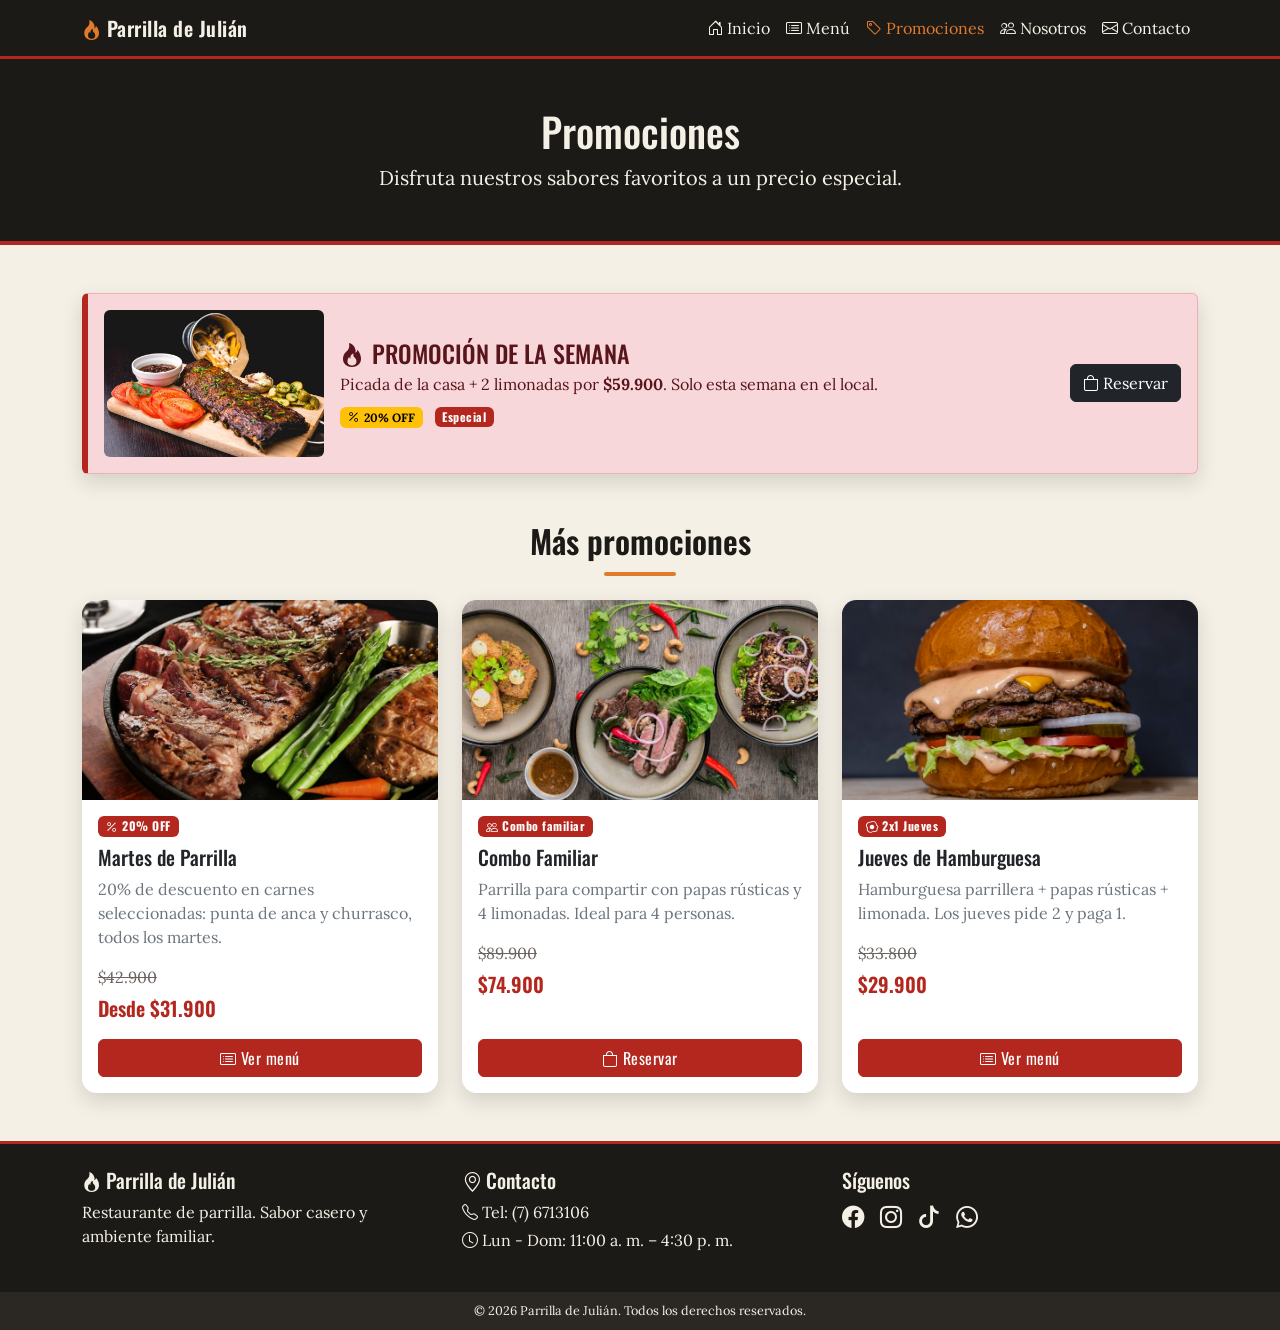
<file: promociones.html>
<!DOCTYPE html>
<html lang="es">
<head>
  <meta charset="UTF-8">
  <meta name="viewport" content="width=device-width, initial-scale=1.0">
  <meta name="description" content="Promociones de Parrilla de Julián: descuentos en parrilla, hamburguesas y combos familiares.">
  <title>Parrilla de Julián | Promociones</title>
  <link href="https://cdn.jsdelivr.net/npm/bootstrap@5.3.3/dist/css/bootstrap.min.css" rel="stylesheet">
  <link href="https://cdn.jsdelivr.net/npm/bootstrap-icons@1.11.3/font/bootstrap-icons.min.css" rel="stylesheet">
  <link rel="preconnect" href="https://fonts.googleapis.com">
  <link rel="preconnect" href="https://fonts.gstatic.com" crossorigin>
  <link href="https://fonts.googleapis.com/css2?family=Lora:ital,wght@0,400;0,500;1,400&family=Oswald:wght@400;500;600;700&display=swap" rel="stylesheet">
  <link href="css/estilos.css" rel="stylesheet">
</head>
<body>
  <header>
    <nav class="navbar navbar-expand-lg navbar-dark navbar-parrilla">
      <div class="container">
        <a class="navbar-brand" href="index.html">
          <i class="bi bi-fire me-1"></i>Parrilla de Julián
        </a>
        <button class="navbar-toggler" type="button" data-bs-toggle="collapse" data-bs-target="#navbarNav" aria-controls="navbarNav" aria-expanded="false" aria-label="Abrir menú de navegación">
          <span class="navbar-toggler-icon"></span>
        </button>
        <div class="collapse navbar-collapse" id="navbarNav">
          <ul class="navbar-nav ms-auto">
            <li class="nav-item">
              <a class="nav-link" href="index.html"><i class="bi bi-house-door me-1"></i>Inicio</a>
            </li>
            <li class="nav-item">
              <a class="nav-link" href="menu.html"><i class="bi bi-card-list me-1"></i>Menú</a>
            </li>
            <li class="nav-item">
              <a class="nav-link active" aria-current="page" href="promociones.html"><i class="bi bi-tag me-1"></i>Promociones</a>
            </li>
            <li class="nav-item">
              <a class="nav-link" href="nosotros.html"><i class="bi bi-people me-1"></i>Nosotros</a>
            </li>
            <li class="nav-item">
              <a class="nav-link" href="contacto.html"><i class="bi bi-envelope me-1"></i>Contacto</a>
            </li>
          </ul>
        </div>
      </div>
    </nav>
  </header>

  <main>
    <section class="promo-encabezado py-5 text-center">
      <div class="container">
        <div class="row justify-content-center">
          <div class="col-12 col-lg-8">
            <h1>Promociones</h1>
            <p class="lead mb-0">Disfruta nuestros sabores favoritos a un precio especial.</p>
          </div>
        </div>
      </div>
    </section>

    <div class="container py-5">
      <section class="mb-5">
        <div class="alert alert-danger promo-destacada d-flex flex-column flex-md-row align-items-md-center gap-3" role="alert">
          <img src="img/promo-semana.jpg" class="rounded img-fluid promo-destacada-img" alt="Picada de la casa con bebidas de la promoción de la semana">
          <div class="flex-grow-1">
            <h2 class="h4 mb-1"><i class="bi bi-fire me-2"></i>PROMOCIÓN DE LA SEMANA</h2>
            <p class="mb-2">Picada de la casa + 2 limonadas por <strong>$59.900</strong>. Solo esta semana en el local.</p>
            <span class="badge text-bg-warning me-2"><i class="bi bi-percent me-1"></i>20% OFF</span>
            <span class="badge badge-brasa">Especial</span>
          </div>
          <a href="contacto.html" class="btn btn-dark mt-3 mt-md-0"><i class="bi bi-bag me-1"></i>Reservar</a>
        </div>
      </section>

      <section>
        <div class="text-center mb-4">
          <h2 class="seccion-titulo">Más promociones</h2>
          <div class="separador"></div>
        </div>
        <div class="row g-4">
          <div class="col-12 col-sm-6 col-lg-4 d-flex align-items-stretch">
            <article class="card promocion-card h-100 w-100">
              <img src="img/promo-parrilla.jpg" class="card-img-top" alt="Carnes seleccionadas a la parrilla del martes de parrilla">
              <div class="card-body d-flex flex-column">
                <span class="badge badge-brasa align-self-start mb-2"><i class="bi bi-percent me-1"></i>20% OFF</span>
                <h3 class="card-title h5">Martes de Parrilla</h3>
                <p class="card-text text-secondary">20% de descuento en carnes seleccionadas: punta de anca y churrasco, todos los martes.</p>
                <p class="mb-1"><span class="precio-anterior">$42.900</span></p>
                <p class="precio-promo mb-3">Desde $31.900</p>
                <a href="menu.html" class="btn btn-brasa mt-auto"><i class="bi bi-card-list me-1"></i>Ver menú</a>
              </div>
            </article>
          </div>
          <div class="col-12 col-sm-6 col-lg-4 d-flex align-items-stretch">
            <article class="card promocion-card h-100 w-100">
              <img src="img/promo-familiar.jpg" class="card-img-top" alt="Combo familiar parrillero para compartir con bebidas">
              <div class="card-body d-flex flex-column">
                <span class="badge badge-brasa align-self-start mb-2"><i class="bi bi-people me-1"></i>Combo familiar</span>
                <h3 class="card-title h5">Combo Familiar</h3>
                <p class="card-text text-secondary">Parrilla para compartir con papas rústicas y 4 limonadas. Ideal para 4 personas.</p>
                <p class="mb-1"><span class="precio-anterior">$89.900</span></p>
                <p class="precio-promo mb-3">$74.900</p>
                <a href="contacto.html" class="btn btn-brasa mt-auto"><i class="bi bi-bag me-1"></i>Reservar</a>
              </div>
            </article>
          </div>
          <div class="col-12 col-sm-6 col-lg-4 d-flex align-items-stretch">
            <article class="card promocion-card h-100 w-100">
              <img src="img/promo-hamburguesa.jpg" class="card-img-top" alt="Hamburguesa parrillera con papas y bebida del jueves">
              <div class="card-body d-flex flex-column">
                <span class="badge badge-brasa align-self-start mb-2"><i class="bi bi-egg-fried me-1"></i>2x1 Jueves</span>
                <h3 class="card-title h5">Jueves de Hamburguesa</h3>
                <p class="card-text text-secondary">Hamburguesa parrillera + papas rústicas + limonada. Los jueves pide 2 y paga 1.</p>
                <p class="mb-1"><span class="precio-anterior">$33.800</span></p>
                <p class="precio-promo mb-3">$29.900</p>
                <a href="menu.html" class="btn btn-brasa mt-auto"><i class="bi bi-card-list me-1"></i>Ver menú</a>
              </div>
            </article>
          </div>
        </div>
      </section>
    </div>
  </main>

  <footer class="footer-parrilla mt-auto">
    <div class="container py-4">
      <div class="row text-center text-md-start">
        <div class="col-md-4 mb-3">
          <h2 class="h5"><i class="bi bi-fire me-1"></i>Parrilla de Julián</h2>
          <p class="mb-0">Restaurante de parrilla. Sabor casero y ambiente familiar.</p>
        </div>
        <div class="col-md-4 mb-3">
          <h2 class="h5"><i class="bi bi-geo-alt me-1"></i>Contacto</h2>
          <p class="mb-1"><i class="bi bi-telephone me-1"></i>Tel: (7) 6713106</p>
          <p class="mb-0"><i class="bi bi-clock me-1"></i>Lun - Dom: 11:00 a. m. – 4:30 p. m.</p>
        </div>
        <div class="col-md-4 mb-3">
          <h2 class="h5">Síguenos</h2>
          <div class="redes">
            <a href="https://www.facebook.com/LaParrillaDeJulian" target="_blank" rel="noopener" aria-label="Facebook"><i class="bi bi-facebook"></i></a>
            <a href="https://www.instagram.com/laparrilladejulian_/" target="_blank" rel="noopener" aria-label="Instagram"><i class="bi bi-instagram"></i></a>
            <a href="#" aria-label="TikTok"><i class="bi bi-tiktok"></i></a>
            <a href="https://api.whatsapp.com/send/?phone=57314495049" target="_blank" rel="noopener" aria-label="WhatsApp"><i class="bi bi-whatsapp"></i></a>
          </div>
        </div>
      </div>
    </div>
    <div class="footer-copy text-center py-2">
      <small>&copy; 2026 Parrilla de Julián. Todos los derechos reservados.</small>
    </div>
  </footer>

  <script src="https://cdn.jsdelivr.net/npm/bootstrap@5.3.3/dist/js/bootstrap.bundle.min.js"></script>
</body>
</html>
</file>
<file: css/estilos.css>
:root {
  --carbon: #1c1a17;
  --carbon-claro: #2b2723;
  --brasa: #b3271e;
  --brasa-oscura: #8c1d16;
  --fuego: #e07a2c;
  --dorado: #c9a227;
  --hueso: #f5f0e6;
  --crema: #efe6d5;
  --humo: #6c6460;

  --fuente-titulos: "Oswald", sans-serif;
  --fuente-texto: "Lora", serif;

  --radio: 0.9rem;
  --sombra: 0 0.5rem 1.25rem rgba(28, 26, 23, 0.15);
}

html, body {
  overflow-x: hidden;
}

body {
  font-family: var(--fuente-texto);
  background-color: var(--hueso);
  color: var(--carbon);
  display: flex;
  flex-direction: column;
  min-height: 100vh;
}

img {
  max-width: 100%;
}

h1, h2, h3, .navbar-brand {
  font-family: var(--fuente-titulos);
}

main {
  flex: 1;
}

/* Navbar */
.navbar-parrilla {
  background-color: var(--carbon);
  border-bottom: 3px solid var(--brasa);
}

.navbar-parrilla .navbar-brand {
  color: var(--hueso);
  font-weight: 600;
  letter-spacing: 0.5px;
}

.navbar-parrilla .navbar-brand i {
  color: var(--fuego);
}

.navbar-parrilla .nav-link {
  color: var(--hueso);
}

.navbar-parrilla .nav-link:hover,
.navbar-parrilla .nav-link.active {
  color: var(--fuego);
}

/* Hero */
.hero {
  position: relative;
  min-height: 82vh;
  display: flex;
  align-items: center;
  color: #fff;
  background: url("../img/hero-parrilla.jpg") center / cover no-repeat;
}

.hero-overlay {
  position: absolute;
  inset: 0;
  background: linear-gradient(rgba(20, 14, 10, 0.72), rgba(20, 14, 10, 0.55));
}

.hero-contenido {
  position: relative;
  z-index: 1;
}

.hero-etiqueta {
  background-color: rgba(224, 122, 44, 0.18);
  border: 1px solid var(--fuego);
  color: var(--crema);
  font-family: var(--fuente-titulos);
  letter-spacing: 1px;
  text-transform: uppercase;
  font-size: 0.85rem;
}

.hero h1 {
  font-weight: 700;
  line-height: 1.05;
}

.hero .frase {
  color: var(--crema);
  font-style: italic;
}

/* Botones */
.btn-brasa {
  background-color: var(--brasa);
  border-color: var(--brasa);
  color: #fff;
  font-family: var(--fuente-titulos);
  letter-spacing: 0.5px;
}

.btn-brasa:hover {
  background-color: var(--brasa-oscura);
  border-color: var(--brasa-oscura);
  color: #fff;
}

.btn-fuego {
  border: 2px solid var(--crema);
  color: #fff;
  font-family: var(--fuente-titulos);
  letter-spacing: 0.5px;
}

.btn-fuego:hover {
  background-color: var(--crema);
  color: var(--carbon);
}

/* Secciones */
.seccion-titulo {
  color: var(--carbon);
  font-weight: 600;
}

.separador {
  width: 72px;
  height: 4px;
  background-color: var(--fuego);
  border-radius: 4px;
  margin: 0.75rem auto 0;
}

.presentacion {
  background-color: var(--hueso);
}

/* Datos rápidos */
.dato-card {
  background-color: #fff;
  border: 1px solid rgba(28, 26, 23, 0.08);
  border-radius: var(--radio);
  box-shadow: var(--sombra);
  transition: transform 0.25s ease, box-shadow 0.25s ease;
}

.dato-card:hover {
  transform: translateY(-5px);
}

.dato-icono {
  width: 56px;
  height: 56px;
  display: inline-flex;
  align-items: center;
  justify-content: center;
  font-size: 1.6rem;
  color: #fff;
  background-color: var(--brasa);
  border-radius: 50%;
}

.dato-card h3 {
  font-size: 1.15rem;
}

/* Productos */
.favoritos {
  background-color: var(--crema);
}

.producto-card {
  border: none;
  border-radius: var(--radio);
  box-shadow: var(--sombra);
  overflow: hidden;
  transition: transform 0.25s ease, box-shadow 0.25s ease;
}

.producto-card:hover {
  transform: translateY(-5px);
}

.producto-card .card-img-top {
  height: 190px;
  object-fit: cover;
}

.producto-card .card-title {
  color: var(--carbon);
}

.precio {
  font-family: var(--fuente-titulos);
  color: var(--brasa);
  font-weight: 600;
  font-size: 1.2rem;
}

/* CTA final */
.cta-final {
  background-color: var(--carbon);
  color: var(--hueso);
  border-top: 4px solid var(--brasa);
  border-bottom: 4px solid var(--brasa);
}

/* Footer */
.footer-parrilla {
  background-color: var(--carbon);
  color: var(--hueso);
  border-top: 3px solid var(--brasa);
}

.footer-parrilla a {
  color: var(--hueso);
  text-decoration: none;
}

.footer-parrilla a:hover {
  color: var(--fuego);
}

.footer-parrilla .redes a {
  font-size: 1.4rem;
  margin-right: 0.75rem;
}

.footer-copy {
  background-color: var(--carbon-claro);
  font-size: 0.9rem;
}

/* Menú */
.menu-encabezado {
  background-color: var(--carbon);
  color: var(--hueso);
  border-bottom: 4px solid var(--brasa);
}

.categoria-titulo {
  font-weight: 600;
}

.categoria-titulo i {
  color: var(--brasa);
}

.separador-izq {
  width: 72px;
  height: 4px;
  background-color: var(--fuego);
  border-radius: 4px;
  margin-top: 0.5rem;
}

.badge-brasa {
  background-color: var(--brasa);
  font-family: var(--fuente-titulos);
  letter-spacing: 0.5px;
}

/* Promociones */
.promo-encabezado {
  background-color: var(--carbon);
  color: var(--hueso);
  border-bottom: 4px solid var(--brasa);
}

.promo-destacada {
  border-left: 6px solid var(--brasa);
  box-shadow: var(--sombra);
}

.promo-destacada-img {
  max-width: 220px;
}

.propuesta-img {
  min-height: 220px;
}

.promocion-card {
  border: none;
  border-radius: var(--radio);
  box-shadow: var(--sombra);
  overflow: hidden;
  transition: transform 0.25s ease, box-shadow 0.25s ease;
}

.promocion-card:hover {
  transform: translateY(-5px);
}

.promocion-card .card-img-top {
  height: 200px;
  object-fit: cover;
}

/* Nosotros */
.nosotros-encabezado {
  background-color: var(--carbon);
  color: var(--hueso);
  border-bottom: 4px solid var(--brasa);
}

.historia-img {
  border-radius: var(--radio);
  box-shadow: var(--sombra);
  height: 100%;
  min-height: 280px;
  object-fit: cover;
}

.mision-card {
  border: none;
  border-top: 5px solid var(--brasa);
  border-radius: var(--radio);
  box-shadow: var(--sombra);
}

.mision-card.vision {
  border-top-color: var(--fuego);
}

/* Contacto */
.contacto-encabezado {
  background-color: var(--carbon);
  color: var(--hueso);
  border-bottom: 4px solid var(--brasa);
}

.contacto-info {
  border: none;
  border-radius: var(--radio);
  box-shadow: var(--sombra);
}

.contacto-item {
  display: flex;
  gap: 0.9rem;
  align-items: flex-start;
}

.contacto-item i {
  font-size: 1.4rem;
  color: var(--brasa);
}

.formulario-contacto {
  border: none;
  border-radius: var(--radio);
  box-shadow: var(--sombra);
}

.redes-contacto a {
  display: inline-flex;
  align-items: center;
  justify-content: center;
  width: 44px;
  height: 44px;
  font-size: 1.3rem;
  color: var(--hueso);
  background-color: var(--carbon);
  border-radius: 50%;
  margin-right: 0.6rem;
  text-decoration: none;
}

.redes-contacto a:hover {
  background-color: var(--brasa);
  color: #fff;
}

/* Confirmación visual del formulario (sin JavaScript) */
.confirmacion-envio {
  display: none;
  scroll-margin-top: 5rem;
  box-shadow: var(--sombra);
}

.confirmacion-envio:target {
  display: block;
}

/* Validación visual del teléfono (sin JavaScript) */
.formulario-contacto #telefono:not(:placeholder-shown):invalid {
  border-color: var(--brasa);
  background-image: url("data:image/svg+xml,%3csvg xmlns='http://www.w3.org/2000/svg' viewBox='0 0 12 12' width='12' height='12' fill='none' stroke='%23b3271e'%3e%3ccircle cx='6' cy='6' r='4.5'/%3e%3cpath stroke-linejoin='round' d='M5.8 3.6h.4L6 6.5z'/%3e%3ccircle cx='6' cy='8.2' r='.6' fill='%23b3271e' stroke='none'/%3e%3c/svg%3e");
  background-repeat: no-repeat;
  background-position: right calc(0.375em + 0.1875rem) center;
  background-size: calc(0.75em + 0.375rem) calc(0.75em + 0.375rem);
}

.formulario-contacto #telefono:not(:placeholder-shown):invalid:focus {
  border-color: var(--brasa);
  box-shadow: 0 0 0 0.25rem rgba(179, 39, 30, 0.25);
}

.formulario-contacto #telefono:not(:placeholder-shown):valid {
  border-color: #198754;
  background-image: url("data:image/svg+xml,%3csvg xmlns='http://www.w3.org/2000/svg' viewBox='0 0 8 8'%3e%3cpath fill='%23198754' d='M2.3 6.73.6 4.53c-.4-1.04.46-1.4 1.1-.8l1.1 1.4 3.4-3.8c.6-.63 1.6-.27 1.2.7l-4 4.6c-.43.5-.8.4-1.1.1z'/%3e%3c/svg%3e");
  background-repeat: no-repeat;
  background-position: right calc(0.375em + 0.1875rem) center;
  background-size: calc(0.75em + 0.375rem) calc(0.75em + 0.375rem);
}

.formulario-contacto #telefono:not(:placeholder-shown):valid:focus {
  border-color: #198754;
  box-shadow: 0 0 0 0.25rem rgba(25, 135, 84, 0.25);
}

.precio-anterior {
  color: var(--humo);
  text-decoration: line-through;
}

.precio-promo {
  font-family: var(--fuente-titulos);
  color: var(--brasa);
  font-weight: 600;
  font-size: 1.25rem;
}

@media (max-width: 575.98px) {
  .hero {
    min-height: 92vh;
    text-align: center;
  }

  .hero .d-flex {
    justify-content: center;
  }
}
</file>
